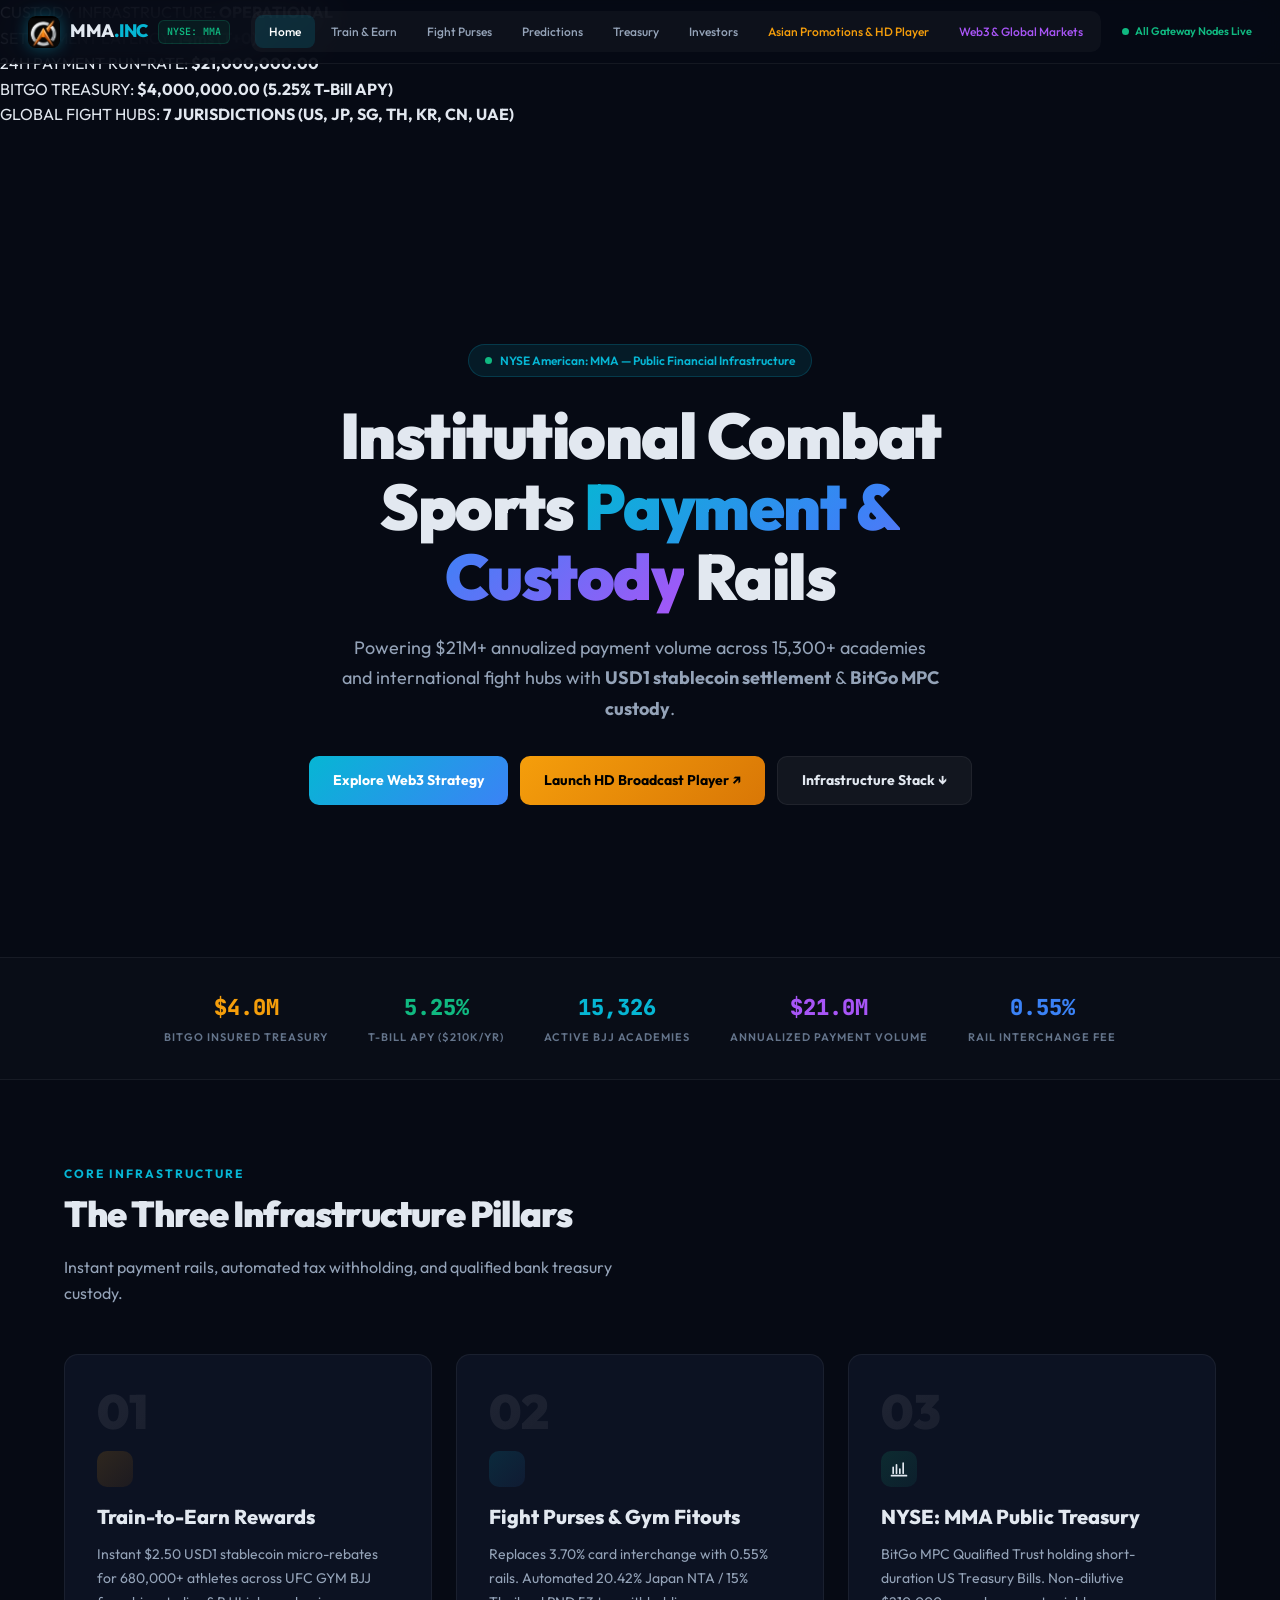
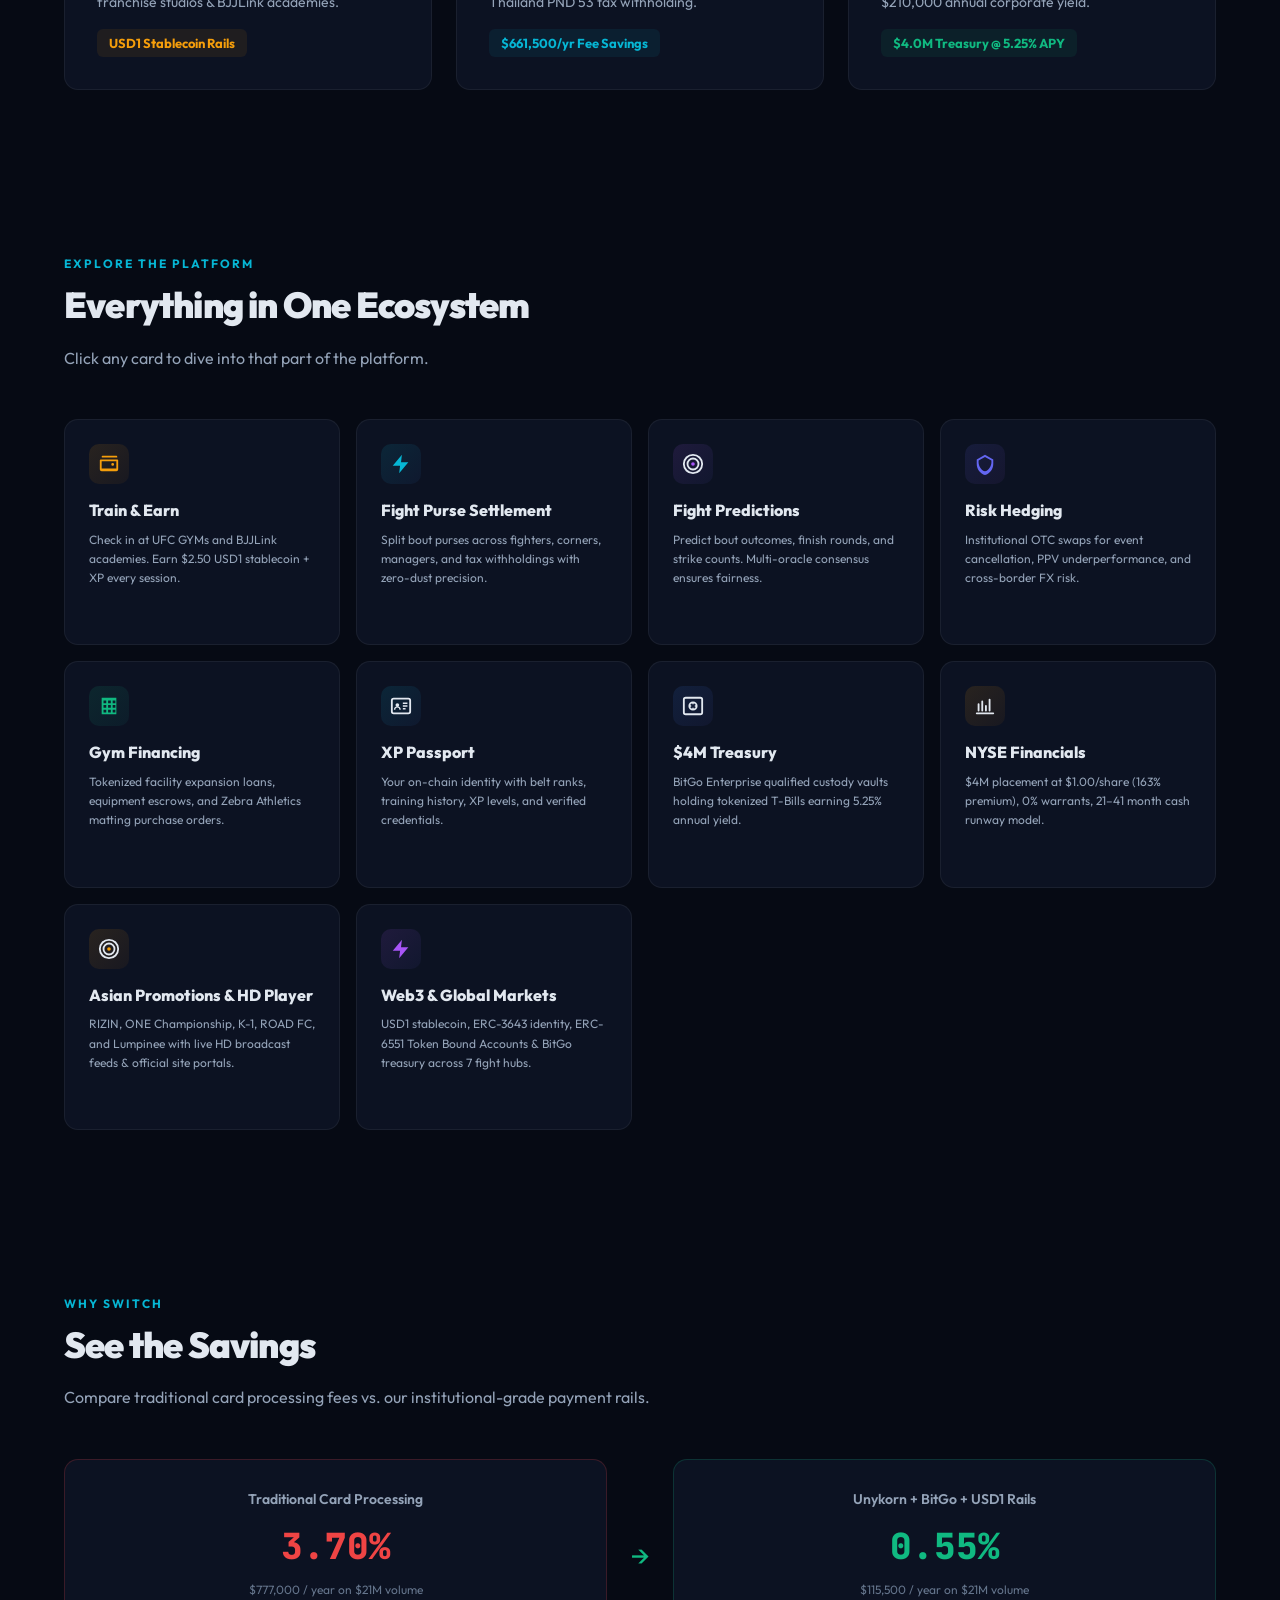
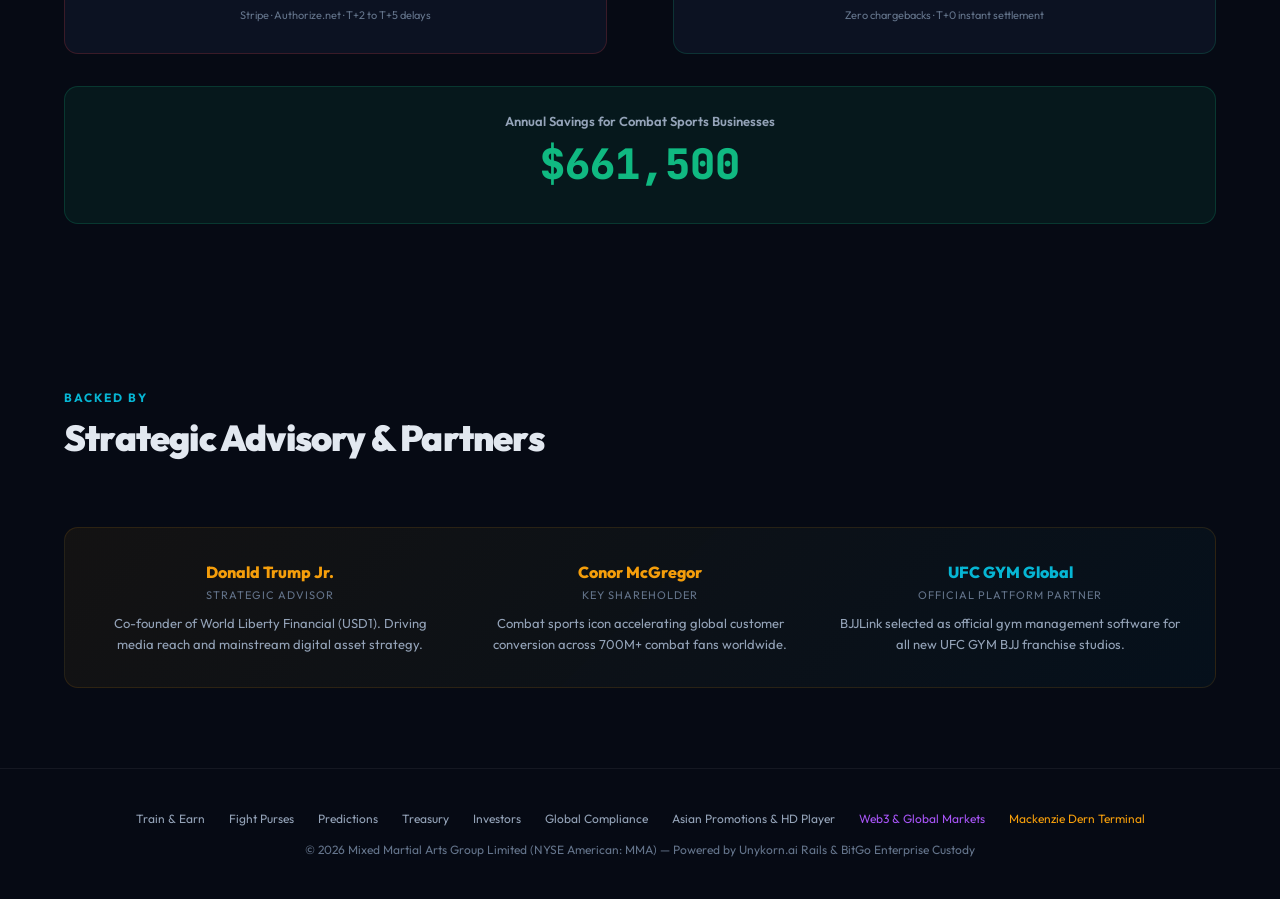
<file: web/index.html>
<!DOCTYPE html>
<html lang="en">
<head>
    <meta charset="UTF-8">
    <meta name="viewport" content="width=device-width, initial-scale=1.0">
    <title>MMA.INC — The Future of Combat Sports Finance | Powered by Unykorn.ai & BitGo</title>
    <meta name="description" content="MMA.INC (NYSE: MMA) powers the $21M+ global combat sports economy with instant fighter payments, gym rewards, and institutional-grade digital finance.">
    <link rel="icon" type="image/png" href="assets/gate_mark_reverted.png">
    <link rel="preconnect" href="https://fonts.googleapis.com">
    <link rel="preconnect" href="https://fonts.gstatic.com" crossorigin>
    <link href="https://fonts.googleapis.com/css2?family=Outfit:wght@300;400;500;600;700;800;900&family=JetBrains+Mono:wght@400;500;600;700&display=swap" rel="stylesheet">
    <style>
        /*  RESET & TOKENS  */
        *, *::before, *::after { box-sizing: border-box; margin: 0; padding: 0; }
        :root {
            --bg-deep: #060a14;
            --bg-card: #0c1222;
            --bg-card-hover: #111b30;
            --border: rgba(255,255,255,0.06);
            --border-glow: rgba(6,182,212,0.25);
            --text: #e2e8f0;
            --text-dim: #94a3b8;
            --text-faint: #64748b;
            --gold: #f59e0b; --gold-bg: rgba(245,158,11,0.08);
            --cyan: #06b6d4; --cyan-bg: rgba(6,182,212,0.08);
            --green: #10b981; --green-bg: rgba(16,185,129,0.08);
            --purple: #a855f7; --purple-bg: rgba(168,85,247,0.08);
            --blue: #3b82f6; --blue-bg: rgba(59,130,246,0.08);
            --indigo: #6366f1; --indigo-bg: rgba(99,102,241,0.08);
            --red: #ef4444;
            --teal: #14b8a6; --teal-bg: rgba(20,184,166,0.08);
            --radius: 14px;
            --nav-h: 64px;
        }
        html { scroll-behavior: smooth; }
        body {
            font-family: 'Outfit', system-ui, -apple-system, sans-serif;
            background: var(--bg-deep);
            color: var(--text);
            line-height: 1.6;
            overflow-x: hidden;
        }
        a { color: inherit; text-decoration: none; }

        /*  STICKY NAV  */
        .sticky-nav {
            position: fixed; top: 0; left: 0; right: 0; z-index: 100;
            height: var(--nav-h);
            background: rgba(6,10,20,0.88);
            backdrop-filter: blur(20px) saturate(1.8);
            border-bottom: 1px solid var(--border);
            display: flex; align-items: center; justify-content: space-between;
            padding: 0 28px;
            transition: box-shadow 0.3s ease;
        }
        .sticky-nav.scrolled { box-shadow: 0 4px 30px rgba(0,0,0,0.5); }
        .nav-brand {
            display: flex; align-items: center; gap: 10px;
        }
        .nav-brand img { height: 32px; width: 32px; border-radius: 8px; filter: drop-shadow(0 0 8px rgba(6,182,212,0.4)); }
        .nav-brand-text { font-weight: 800; font-size: 18px; letter-spacing: -0.3px; }
        .nav-brand-text span { color: var(--cyan); }
        .nav-ticker {
            font-family: 'JetBrains Mono', monospace;
            font-size: 10px; font-weight: 600;
            background: var(--green-bg); color: var(--green);
            padding: 3px 8px; border-radius: 6px;
            border: 1px solid rgba(16,185,129,0.2);
        }

        .nav-links {
            display: flex; gap: 2px; align-items: center;
            background: rgba(255,255,255,0.03); border-radius: 10px; padding: 4px;
        }
        .nav-links a {
            font-size: 12px; font-weight: 500; padding: 7px 14px;
            border-radius: 8px; color: var(--text-dim);
            transition: all 0.2s ease; white-space: nowrap;
        }
        .nav-links a:hover { color: var(--text); background: rgba(255,255,255,0.06); }
        .nav-links a.active { color: #fff; background: rgba(6,182,212,0.15); }

        .nav-cta {
            display: flex; align-items: center; gap: 10px;
        }
        .nav-status {
            display: flex; align-items: center; gap: 6px;
            font-size: 11px; color: var(--green); font-weight: 600;
        }
        .pulse { width: 7px; height: 7px; background: var(--green); border-radius: 50%; animation: pulse 2s infinite; }
        @keyframes pulse { 0%,100% { box-shadow: 0 0 0 0 rgba(16,185,129,0.5); } 50% { box-shadow: 0 0 0 6px rgba(16,185,129,0); } }

        /*  PAGE BODY  */
        .page-body { padding-top: var(--nav-h); }

        /*  HERO  */
        .hero {
            position: relative; min-height: 85vh;
            display: flex; align-items: center; justify-content: center;
            overflow: hidden;
        }
        .hero-video {
            position: absolute; inset: 0; width: 100%; height: 100%;
            object-fit: cover; opacity: 0.25; filter: blur(1px);
        }
        .hero-gradient {
            position: absolute; inset: 0;
            background: linear-gradient(180deg, rgba(6,10,20,0.3) 0%, rgba(6,10,20,0.85) 70%, var(--bg-deep) 100%);
        }
        .hero-content {
            position: relative; z-index: 2; text-align: center;
            max-width: 800px; padding: 40px 24px;
        }
        .hero-badge {
            display: inline-flex; align-items: center; gap: 8px;
            background: rgba(6,182,212,0.1); border: 1px solid rgba(6,182,212,0.2);
            padding: 6px 16px; border-radius: 50px;
            font-size: 12px; font-weight: 600; color: var(--cyan);
            margin-bottom: 24px;
        }
        .hero h1 {
            font-size: clamp(36px, 5.5vw, 64px); font-weight: 900;
            line-height: 1.1; letter-spacing: -1.5px;
            margin-bottom: 20px;
        }
        .hero h1 .grad {
            background: linear-gradient(135deg, var(--cyan), var(--blue), var(--purple));
            -webkit-background-clip: text; -webkit-text-fill-color: transparent;
        }
        .hero-sub {
            font-size: 18px; color: var(--text-dim); max-width: 600px;
            margin: 0 auto 32px; line-height: 1.7;
        }
        .hero-actions { display: flex; gap: 12px; justify-content: center; flex-wrap: wrap; }
        .btn {
            display: inline-flex; align-items: center; gap: 8px;
            padding: 12px 24px; border-radius: 10px; font-weight: 700;
            font-size: 14px; border: none; cursor: pointer;
            transition: all 0.25s ease;
        }
        .btn-primary { background: linear-gradient(135deg, var(--cyan), var(--blue)); color: #fff; }
        .btn-primary:hover { transform: translateY(-2px); box-shadow: 0 8px 24px rgba(6,182,212,0.3); }
        .btn-gold { background: linear-gradient(135deg, var(--gold), #d97706); color: #000; }
        .btn-gold:hover { transform: translateY(-2px); box-shadow: 0 8px 24px rgba(245,158,11,0.3); }
        .btn-ghost {
            background: rgba(255,255,255,0.05); color: var(--text);
            border: 1px solid var(--border);
        }
        .btn-ghost:hover { background: rgba(255,255,255,0.1); transform: translateY(-2px); }

        /*  TRUST BAR  */
        .trust-bar {
            display: flex; justify-content: center; gap: 40px; flex-wrap: wrap;
            padding: 32px 24px; border-top: 1px solid var(--border);
            border-bottom: 1px solid var(--border);
            background: rgba(255,255,255,0.01);
        }
        .trust-item {
            display: flex; flex-direction: column; align-items: center; gap: 4px;
        }
        .trust-val { font-size: 22px; font-weight: 800; font-family: 'JetBrains Mono', monospace; }
        .trust-label { font-size: 11px; color: var(--text-faint); text-transform: uppercase; letter-spacing: 1px; font-weight: 600; }

        /*  SECTIONS  */
        .section { padding: 80px 24px; max-width: 1200px; margin: 0 auto; }
        .section-label {
            font-size: 12px; font-weight: 700; text-transform: uppercase;
            letter-spacing: 2px; color: var(--cyan); margin-bottom: 8px;
        }
        .section-title { font-size: 36px; font-weight: 900; letter-spacing: -0.8px; margin-bottom: 12px; }
        .section-desc { font-size: 16px; color: var(--text-dim); max-width: 600px; margin-bottom: 48px; }

        /*  HOW IT WORKS  */
        .how-grid {
            display: grid; grid-template-columns: repeat(3, 1fr); gap: 24px;
        }
        .how-card {
            background: var(--bg-card); border: 1px solid var(--border);
            border-radius: var(--radius); padding: 32px;
            transition: all 0.3s ease; position: relative; overflow: hidden;
        }
        .how-card::before {
            content: ''; position: absolute; top: 0; left: 0; right: 0;
            height: 3px; border-radius: var(--radius) var(--radius) 0 0;
            transition: opacity 0.3s ease; opacity: 0;
        }
        .how-card:hover { transform: translateY(-4px); border-color: var(--border-glow); }
        .how-card:hover::before { opacity: 1; }
        .how-card:nth-child(1)::before { background: linear-gradient(90deg, var(--gold), #d97706); }
        .how-card:nth-child(2)::before { background: linear-gradient(90deg, var(--cyan), var(--blue)); }
        .how-card:nth-child(3)::before { background: linear-gradient(90deg, var(--green), var(--teal)); }
        .how-num {
            font-size: 48px; font-weight: 900; line-height: 1;
            background: linear-gradient(135deg, rgba(255,255,255,0.08), rgba(255,255,255,0.02));
            -webkit-background-clip: text; -webkit-text-fill-color: transparent;
            margin-bottom: 16px;
        }
        /* Liquid chrome icon system */
        .lc-icon {
            width: 36px; height: 36px; margin-bottom: 14px;
            border-radius: 10px;
            display: flex; align-items: center; justify-content: center;
        }
        .lc-icon svg { width: 20px; height: 20px; }
        .lc-icon.lc-gold { background: linear-gradient(135deg, rgba(245,158,11,0.15), rgba(217,119,6,0.08)); }
        .lc-icon.lc-gold svg { fill: url(#lcGoldGrad); }
        .lc-icon.lc-cyan { background: linear-gradient(135deg, rgba(6,182,212,0.15), rgba(59,130,246,0.08)); }
        .lc-icon.lc-cyan svg { fill: url(#lcCyanGrad); }
        .lc-icon.lc-green { background: linear-gradient(135deg, rgba(16,185,129,0.15), rgba(20,184,166,0.08)); }
        .lc-icon.lc-green svg { fill: url(#lcGreenGrad); }
        .lc-icon.lc-purple { background: linear-gradient(135deg, rgba(168,85,247,0.15), rgba(99,102,241,0.08)); }
        .lc-icon.lc-purple svg { fill: url(#lcPurpleGrad); }
        .lc-icon.lc-blue { background: linear-gradient(135deg, rgba(59,130,246,0.15), rgba(99,102,241,0.08)); }
        .lc-icon.lc-blue svg { fill: url(#lcBlueGrad); }
        .lc-icon.lc-indigo { background: linear-gradient(135deg, rgba(99,102,241,0.15), rgba(168,85,247,0.08)); }
        .lc-icon.lc-indigo svg { fill: url(#lcIndigoGrad); }
        .ec-icon-wrap {
            width: 40px; height: 40px; margin-bottom: 14px;
            border-radius: 10px;
            display: flex; align-items: center; justify-content: center;
        }
        .ec-icon-wrap svg { width: 22px; height: 22px; }
        .how-card h3 { font-size: 20px; font-weight: 800; margin-bottom: 10px; }
        .how-card p { font-size: 14px; color: var(--text-dim); line-height: 1.7; }
        .how-highlight {
            display: inline-block; margin-top: 14px;
            font-size: 13px; font-weight: 700; padding: 4px 12px;
            border-radius: 6px;
        }

        /*  EXPLORE GRID  */
        .explore-grid {
            display: grid; grid-template-columns: repeat(4, 1fr); gap: 16px;
        }
        .explore-card {
            background: var(--bg-card); border: 1px solid var(--border);
            border-radius: var(--radius); padding: 24px;
            transition: all 0.3s ease; cursor: pointer;
            display: flex; flex-direction: column; justify-content: space-between;
            min-height: 200px; position: relative; overflow: hidden;
        }
        .explore-card:hover { transform: translateY(-4px); }

        .explore-card h4 { font-size: 16px; font-weight: 800; margin-bottom: 6px; }
        .explore-card p { font-size: 12px; color: var(--text-dim); line-height: 1.6; flex-grow: 1; }
        .explore-card .ec-link {
            font-size: 12px; font-weight: 700; margin-top: 14px;
            display: flex; align-items: center; gap: 4px;
            opacity: 0; transform: translateX(-8px);
            transition: all 0.3s ease;
        }
        .explore-card:hover .ec-link { opacity: 1; transform: translateX(0); }

        .ec-gold:hover { border-color: var(--gold); background: var(--gold-bg); }
        .ec-gold .ec-link { color: var(--gold); }
        .ec-cyan:hover { border-color: var(--cyan); background: var(--cyan-bg); }
        .ec-cyan .ec-link { color: var(--cyan); }
        .ec-purple:hover { border-color: var(--purple); background: var(--purple-bg); }
        .ec-purple .ec-link { color: var(--purple); }
        .ec-indigo:hover { border-color: var(--indigo); background: var(--indigo-bg); }
        .ec-indigo .ec-link { color: var(--indigo); }
        .ec-green:hover { border-color: var(--green); background: var(--green-bg); }
        .ec-green .ec-link { color: var(--green); }
        .ec-blue:hover { border-color: var(--blue); background: var(--blue-bg); }
        .ec-blue .ec-link { color: var(--blue); }
        .ec-teal:hover { border-color: var(--teal); background: var(--teal-bg); }
        .ec-teal .ec-link { color: var(--teal); }

        /*  ADVISORY BANNER  */
        .advisory-strip {
            background: linear-gradient(135deg, rgba(245,158,11,0.06), rgba(6,182,212,0.04));
            border: 1px solid rgba(245,158,11,0.12);
            border-radius: var(--radius); padding: 32px;
            display: grid; grid-template-columns: repeat(3, 1fr); gap: 24px;
            margin-top: 60px;
        }
        .adv-person { text-align: center; }
        .adv-person h4 { font-size: 16px; font-weight: 800; color: var(--gold); }
        .adv-person .adv-role { font-size: 11px; color: var(--text-faint); text-transform: uppercase; letter-spacing: 1px; margin-top: 2px; }
        .adv-person p { font-size: 13px; color: var(--text-dim); margin-top: 8px; }

        /*  SAVINGS SECTION  */
        .savings-visual {
            display: grid; grid-template-columns: 1fr auto 1fr; gap: 24px; align-items: center;
            margin-top: 40px;
        }
        .sv-box {
            background: var(--bg-card); border: 1px solid var(--border);
            border-radius: var(--radius); padding: 28px; text-align: center;
        }
        .sv-box h4 { font-size: 14px; font-weight: 600; color: var(--text-dim); margin-bottom: 8px; }
        .sv-rate { font-size: 36px; font-weight: 900; font-family: 'JetBrains Mono', monospace; }
        .sv-sub { font-size: 12px; color: var(--text-faint); margin-top: 4px; }
        .sv-arrow { font-size: 28px; color: var(--green); animation: arrowBounce 1.5s infinite; }
        @keyframes arrowBounce { 0%,100% { transform: translateX(0); } 50% { transform: translateX(6px); } }

        .savings-result {
            text-align: center; margin-top: 32px;
            background: var(--green-bg); border: 1px solid rgba(16,185,129,0.2);
            border-radius: var(--radius); padding: 24px;
        }
        .savings-result .sr-label { font-size: 13px; font-weight: 600; color: var(--text-dim); }
        .savings-result .sr-val {
            font-size: 42px; font-weight: 900; color: var(--green);
            font-family: 'JetBrains Mono', monospace;
        }

        /*  FOOTER  */
        .site-footer {
            border-top: 1px solid var(--border);
            padding: 40px 24px; text-align: center;
            font-size: 12px; color: var(--text-faint);
        }
        .footer-links { display: flex; gap: 24px; justify-content: center; margin-bottom: 12px; }
        .footer-links a { color: var(--text-dim); transition: color 0.2s; }
        .footer-links a:hover { color: var(--cyan); }

        /*  RESPONSIVE  */
        @media (max-width: 900px) {
            .how-grid, .explore-grid { grid-template-columns: repeat(2, 1fr); }
            .advisory-strip { grid-template-columns: 1fr; }
            .savings-visual { grid-template-columns: 1fr; }
            .sv-arrow { transform: rotate(90deg); justify-self: center; }
            .nav-links { display: none; }
        }
        @media (max-width: 600px) {
            .how-grid, .explore-grid { grid-template-columns: 1fr; }
            .trust-bar { gap: 20px; }
        }
    </style>
</head>
<body>

    <!--  INFRASTRUCTURE TELEMETRY BAR  -->
    <div class="infra-status-bar">
        <div class="infra-status-container">
            <div class="infra-chip"><span class="pulse"></span> CUSTODY INFRASTRUCTURE: <strong>OPERATIONAL</strong></div>
            <div class="infra-chip">SETTLEMENT LATENCY: <strong>14ms (T+0)</strong></div>
            <div class="infra-chip">24H PAYMENT RUN-RATE: <strong>$21,000,000.00</strong></div>
            <div class="infra-chip">BITGO TREASURY: <strong>$4,000,000.00 (5.25% T-Bill APY)</strong></div>
            <div class="infra-chip">GLOBAL FIGHT HUBS: <strong>7 JURISDICTIONS (US, JP, SG, TH, KR, CN, UAE)</strong></div>
        </div>
    </div>

    <!--  STICKY NAVIGATION  -->
    <nav class="sticky-nav" id="stickyNav">
        <div class="nav-brand">
            <a href="index.html" style="display:flex;align-items:center;gap:10px;">
                <img src="assets/gate_mark_reverted.png" alt="Unykorn Logo">
                <span class="nav-brand-text">MMA<span>.INC</span></span>
            </a>
            <span class="nav-ticker">NYSE: MMA</span>
        </div>

        <div class="nav-links">
            <a href="index.html" class="active">Home</a>
            <a href="train-to-earn.html">Train & Earn</a>
            <a href="purses.html">Fight Purses</a>
            <a href="prediction-markets.html">Predictions</a>
            <a href="treasury.html">Treasury</a>
            <a href="investors.html">Investors</a>
            <a href="asian-promotions.html" style="color:var(--gold);">Asian Promotions & HD Player</a>
            <a href="web3-global-markets.html" style="color:var(--purple);">Web3 & Global Markets</a>
        </div>

        <div class="nav-cta">
            <div class="nav-status"><span class="pulse"></span> All Gateway Nodes Live</div>
        </div>
    </nav>

    <div class="page-body">

        <!--  HERO  -->
        <section class="hero">
            <video autoplay loop muted playsinline class="hero-video">
                <source src="assets/generate_a_real_mma_fight_for.mp4" type="video/mp4">
            </video>
            <div class="hero-gradient"></div>
            <div class="hero-content">
                <div class="hero-badge">
                    <span class="pulse"></span>
                    NYSE American: MMA — Public Financial Infrastructure
                </div>
                <h1>Institutional Combat Sports <span class="grad">Payment & Custody</span> Rails</h1>
                <p class="hero-sub">
                    Powering $21M+ annualized payment volume across 15,300+ academies and international fight hubs with <strong>USD1 stablecoin settlement</strong> & <strong>BitGo MPC custody</strong>.
                </p>
                <div class="hero-actions">
                    <a href="web3-global-markets.html" class="btn btn-primary">Explore Web3 Strategy</a>
                    <a href="asian-promotions.html" class="btn btn-gold">Launch HD Broadcast Player ↗</a>
                    <a href="#how-it-works" class="btn btn-ghost">Infrastructure Stack ↓</a>
                </div>
            </div>
        </section>

        <!--  TRUST BAR  -->
        <div class="trust-bar">
            <div class="trust-item">
                <span class="trust-val" style="color:var(--gold);">$4.0M</span>
                <span class="trust-label">BitGo Insured Treasury</span>
            </div>
            <div class="trust-item">
                <span class="trust-val" style="color:var(--green);">5.25%</span>
                <span class="trust-label">T-Bill APY ($210k/yr)</span>
            </div>
            <div class="trust-item">
                <span class="trust-val" style="color:var(--cyan);">15,326</span>
                <span class="trust-label">Active BJJ Academies</span>
            </div>
            <div class="trust-item">
                <span class="trust-val" style="color:var(--purple);">$21.0M</span>
                <span class="trust-label">Annualized Payment Volume</span>
            </div>
            <div class="trust-item">
                <span class="trust-val" style="color:var(--blue);">0.55%</span>
                <span class="trust-label">Rail Interchange Fee</span>
            </div>
        </div>

        <!--  HOW IT WORKS  -->
        <section class="section" id="how-it-works">
            <span class="section-label">Core Infrastructure</span>
            <h2 class="section-title">The Three Infrastructure Pillars</h2>
            <p class="section-desc">Instant payment rails, automated tax withholding, and qualified bank treasury custody.</p>

            <div class="how-grid">
                <div class="how-card">
                    <div class="how-num">01</div>
                    <div class="lc-icon lc-gold"><svg viewBox="0 0 24 24"><use href="#ico-wallet"/></svg></div>
                    <h3>Train-to-Earn Rewards</h3>
                    <p>
                        Instant $2.50 USD1 stablecoin micro-rebates for 680,000+ athletes across UFC GYM BJJ franchise studios & BJJLink academies.
                    </p>
                    <span class="how-highlight" style="background:var(--gold-bg);color:var(--gold);">USD1 Stablecoin Rails</span>
                </div>

                <div class="how-card">
                    <div class="how-num">02</div>
                    <div class="lc-icon lc-cyan"><svg viewBox="0 0 24 24"><use href="#ico-building"/></svg></div>
                    <h3>Fight Purses & Gym Fitouts</h3>
                    <p>
                        Replaces 3.70% card interchange with 0.55% rails. Automated 20.42% Japan NTA / 15% Thailand PND 53 tax withholding.
                    </p>
                    <span class="how-highlight" style="background:var(--cyan-bg);color:var(--cyan);">$661,500/yr Fee Savings</span>
                </div>

                <div class="how-card">
                    <div class="how-num">03</div>
                    <div class="lc-icon lc-green"><svg viewBox="0 0 24 24"><use href="#ico-chart"/></svg></div>
                    <h3>NYSE: MMA Public Treasury</h3>
                    <p>
                        BitGo MPC Qualified Trust holding short-duration US Treasury Bills. Non-dilutive $210,000 annual corporate yield.
                    </p>
                    <span class="how-highlight" style="background:var(--green-bg);color:var(--green);">$4.0M Treasury @ 5.25% APY</span>
                </div>
            </div>
        </section>


        <!--  EXPLORE PLATFORM  -->
        <section class="section">
            <span class="section-label">Explore the Platform</span>
            <h2 class="section-title">Everything in One Ecosystem</h2>
            <p class="section-desc">Click any card to dive into that part of the platform.</p>

            <div class="explore-grid">
                <a href="train-to-earn.html" class="explore-card ec-gold">
                    <div>
                        <div class="ec-icon-wrap" style="background:linear-gradient(135deg,rgba(245,158,11,0.12),rgba(217,119,6,0.06));"><svg viewBox="0 0 24 24" style="fill:var(--gold);"><use href="#ico-wallet"/></svg></div>
                        <h4>Train & Earn</h4>
                        <p>Check in at UFC GYMs and BJJLink academies. Earn $2.50 USD1 stablecoin + XP every session.</p>
                    </div>
                    <div class="ec-link">Try the Simulator →</div>
                </a>

                <a href="purses.html" class="explore-card ec-cyan">
                    <div>
                        <div class="ec-icon-wrap" style="background:linear-gradient(135deg,rgba(6,182,212,0.12),rgba(59,130,246,0.06));"><svg viewBox="0 0 24 24" style="fill:var(--cyan);"><use href="#ico-bolt"/></svg></div>
                        <h4>Fight Purse Settlement</h4>
                        <p>Split bout purses across fighters, corners, managers, and tax withholdings with zero-dust precision.</p>
                    </div>
                    <div class="ec-link">Settle a Purse →</div>
                </a>

                <a href="prediction-markets.html" class="explore-card ec-purple">
                    <div>
                        <div class="ec-icon-wrap" style="background:linear-gradient(135deg,rgba(168,85,247,0.12),rgba(99,102,241,0.06));"><svg viewBox="0 0 24 24" style="fill:var(--purple);"><use href="#ico-target"/></svg></div>
                        <h4>Fight Predictions</h4>
                        <p>Predict bout outcomes, finish rounds, and strike counts. Multi-oracle consensus ensures fairness.</p>
                    </div>
                    <div class="ec-link">Make a Pick →</div>
                </a>

                <a href="institutional-hedging.html" class="explore-card ec-indigo">
                    <div>
                        <div class="ec-icon-wrap" style="background:linear-gradient(135deg,rgba(99,102,241,0.12),rgba(168,85,247,0.06));"><svg viewBox="0 0 24 24" style="fill:var(--indigo);"><use href="#ico-shield"/></svg></div>
                        <h4>Risk Hedging</h4>
                        <p>Institutional OTC swaps for event cancellation, PPV underperformance, and cross-border FX risk.</p>
                    </div>
                    <div class="ec-link">View OTC Desk →</div>
                </a>

                <a href="rwa-financing.html" class="explore-card ec-green">
                    <div>
                        <div class="ec-icon-wrap" style="background:linear-gradient(135deg,rgba(16,185,129,0.12),rgba(20,184,166,0.06));"><svg viewBox="0 0 24 24" style="fill:var(--green);"><use href="#ico-building"/></svg></div>
                        <h4>Gym Financing</h4>
                        <p>Tokenized facility expansion loans, equipment escrows, and Zebra Athletics matting purchase orders.</p>
                    </div>
                    <div class="ec-link">View Escrows →</div>
                </a>

                <a href="xp-passport.html" class="explore-card ec-cyan">
                    <div>
                        <div class="ec-icon-wrap" style="background:linear-gradient(135deg,rgba(6,182,212,0.12),rgba(59,130,246,0.06));"><svg viewBox="0 0 24 24" style="fill:var(--cyan);"><use href="#ico-id"/></svg></div>
                        <h4>XP Passport</h4>
                        <p>Your on-chain identity with belt ranks, training history, XP levels, and verified credentials.</p>
                    </div>
                    <div class="ec-link">View Registry →</div>
                </a>

                <a href="treasury.html" class="explore-card ec-blue">
                    <div>
                        <div class="ec-icon-wrap" style="background:linear-gradient(135deg,rgba(59,130,246,0.12),rgba(99,102,241,0.06));"><svg viewBox="0 0 24 24" style="fill:var(--blue);"><use href="#ico-vault"/></svg></div>
                        <h4>$4M Treasury</h4>
                        <p>BitGo Enterprise qualified custody vaults holding tokenized T-Bills earning 5.25% annual yield.</p>
                    </div>
                    <div class="ec-link">Open Treasury →</div>
                </a>

                <a href="investors.html" class="explore-card ec-gold">
                    <div>
                        <div class="ec-icon-wrap" style="background:linear-gradient(135deg,rgba(245,158,11,0.12),rgba(217,119,6,0.06));"><svg viewBox="0 0 24 24" style="fill:var(--gold);"><use href="#ico-chart"/></svg></div>
                        <h4>NYSE Financials</h4>
                        <p>$4M placement at $1.00/share (163% premium), 0% warrants, 21–41 month cash runway model.</p>
                    </div>
                <a href="asian-promotions.html" class="explore-card ec-gold">
                    <div>
                        <div class="ec-icon-wrap" style="background:linear-gradient(135deg,rgba(245,158,11,0.12),rgba(217,119,6,0.06));"><svg viewBox="0 0 24 24" style="fill:var(--gold);"><use href="#ico-target"/></svg></div>
                        <h4>Asian Promotions & HD Player</h4>
                        <p>RIZIN, ONE Championship, K-1, ROAD FC, and Lumpinee with live HD broadcast feeds & official site portals.</p>
                    </div>
                <a href="web3-global-markets.html" class="explore-card ec-purple">
                    <div>
                        <div class="ec-icon-wrap" style="background:linear-gradient(135deg,rgba(168,85,247,0.12),rgba(99,102,241,0.06));"><svg viewBox="0 0 24 24" style="fill:var(--purple);"><use href="#ico-bolt"/></svg></div>
                        <h4>Web3 & Global Markets</h4>
                        <p>USD1 stablecoin, ERC-3643 identity, ERC-6551 Token Bound Accounts & BitGo treasury across 7 fight hubs.</p>
                    </div>
                    <div class="ec-link">Explore Web3 Strategy →</div>
                </a>
            </div>
        </section>

        <!--  COST SAVINGS VISUAL  -->
        <section class="section">
            <span class="section-label">Why Switch</span>
            <h2 class="section-title">See the Savings</h2>
            <p class="section-desc">Compare traditional card processing fees vs. our institutional-grade payment rails.</p>

            <div class="savings-visual">
                <div class="sv-box" style="border-color:rgba(239,68,68,0.2);">
                    <h4>Traditional Card Processing</h4>
                    <div class="sv-rate" style="color:var(--red);">3.70%</div>
                    <div class="sv-sub">$777,000 / year on $21M volume</div>
                    <div style="font-size:11px;color:var(--text-faint);margin-top:8px;">Stripe · Authorize.net · T+2 to T+5 delays</div>
                </div>
                <div class="sv-arrow">→</div>
                <div class="sv-box" style="border-color:rgba(16,185,129,0.2);">
                    <h4>Unykorn + BitGo + USD1 Rails</h4>
                    <div class="sv-rate" style="color:var(--green);">0.55%</div>
                    <div class="sv-sub">$115,500 / year on $21M volume</div>
                    <div style="font-size:11px;color:var(--text-faint);margin-top:8px;">Zero chargebacks · T+0 instant settlement</div>
                </div>
            </div>
            <div class="savings-result">
                <div class="sr-label">Annual Savings for Combat Sports Businesses</div>
                <div class="sr-val">$661,500</div>
            </div>
        </section>

        <!--  ADVISORY  -->
        <section class="section">
            <span class="section-label">Backed By</span>
            <h2 class="section-title">Strategic Advisory & Partners</h2>

            <div class="advisory-strip">
                <div class="adv-person">
                    <h4>Donald Trump Jr.</h4>
                    <div class="adv-role">Strategic Advisor</div>
                    <p>Co-founder of World Liberty Financial (USD1). Driving media reach and mainstream digital asset strategy.</p>
                </div>
                <div class="adv-person">
                    <h4>Conor McGregor</h4>
                    <div class="adv-role">Key Shareholder</div>
                    <p>Combat sports icon accelerating global customer conversion across 700M+ combat fans worldwide.</p>
                </div>
                <div class="adv-person">
                    <h4 style="color:var(--cyan);">UFC GYM Global</h4>
                    <div class="adv-role">Official Platform Partner</div>
                    <p>BJJLink selected as official gym management software for all new UFC GYM BJJ franchise studios.</p>
                </div>
            </div>
        </section>

        <!--  FOOTER  -->
        <footer class="site-footer">
            <div class="footer-links">
                <a href="train-to-earn.html">Train & Earn</a>
                <a href="purses.html">Fight Purses</a>
                <a href="prediction-markets.html">Predictions</a>
                <a href="treasury.html">Treasury</a>
                <a href="investors.html">Investors</a>
                <a href="compliance.html">Global Compliance</a>
                <a href="asian-promotions.html">Asian Promotions & HD Player</a>
                <a href="web3-global-markets.html" style="color:var(--purple);">Web3 & Global Markets</a>
                <a href="mackenzie-dern-portal.html" style="color:var(--gold);">Mackenzie Dern Terminal</a>
            </div>

            <p>© 2026 Mixed Martial Arts Group Limited (NYSE American: MMA) — Powered by Unykorn.ai Rails & BitGo Enterprise Custody</p>
        </footer>



    </div>

    <!-- Liquid Chrome SVG Icon Definitions (hidden) -->
    <svg xmlns="http://www.w3.org/2000/svg" style="display:none;">
        <defs>
            <linearGradient id="lcGoldGrad" x1="0" y1="0" x2="1" y2="1"><stop offset="0%" stop-color="#f59e0b"/><stop offset="100%" stop-color="#d97706"/></linearGradient>
            <linearGradient id="lcCyanGrad" x1="0" y1="0" x2="1" y2="1"><stop offset="0%" stop-color="#06b6d4"/><stop offset="100%" stop-color="#3b82f6"/></linearGradient>
            <linearGradient id="lcGreenGrad" x1="0" y1="0" x2="1" y2="1"><stop offset="0%" stop-color="#10b981"/><stop offset="100%" stop-color="#14b8a6"/></linearGradient>
            <linearGradient id="lcPurpleGrad" x1="0" y1="0" x2="1" y2="1"><stop offset="0%" stop-color="#a855f7"/><stop offset="100%" stop-color="#6366f1"/></linearGradient>
            <linearGradient id="lcBlueGrad" x1="0" y1="0" x2="1" y2="1"><stop offset="0%" stop-color="#3b82f6"/><stop offset="100%" stop-color="#6366f1"/></linearGradient>
            <linearGradient id="lcIndigoGrad" x1="0" y1="0" x2="1" y2="1"><stop offset="0%" stop-color="#6366f1"/><stop offset="100%" stop-color="#a855f7"/></linearGradient>
        </defs>
        <!-- Wallet -->
        <symbol id="ico-wallet" viewBox="0 0 24 24"><path d="M21 7H3a1 1 0 0 0-1 1v10a2 2 0 0 0 2 2h16a2 2 0 0 0 2-2V8a1 1 0 0 0-1-1Zm-1 10H4V9h16v8Zm0-12H5a1 1 0 0 1 0-2h15a1 1 0 0 1 1 1v1ZM16 14a1.5 1.5 0 1 0 0-3 1.5 1.5 0 0 0 0 3Z"/></symbol>
        <!-- Bolt -->
        <symbol id="ico-bolt" viewBox="0 0 24 24"><path d="M13 2 3 14h8l-1 8 10-12h-8l1-8Z"/></symbol>
        <!-- Target -->
        <symbol id="ico-target" viewBox="0 0 24 24"><circle cx="12" cy="12" r="10" fill="none" stroke="currentColor" stroke-width="2"/><circle cx="12" cy="12" r="6" fill="none" stroke="currentColor" stroke-width="2"/><circle cx="12" cy="12" r="2"/></symbol>
        <!-- Shield -->
        <symbol id="ico-shield" viewBox="0 0 24 24"><path d="M12 2L3 7v5c0 5.55 3.84 10.74 9 12 5.16-1.26 9-6.45 9-12V7l-9-5Zm0 18c-3.75-1.14-7-5.3-7-10V8.3l7-3.89 7 3.89V10c0 4.7-3.25 8.86-7 10Z"/></symbol>
        <!-- Building -->
        <symbol id="ico-building" viewBox="0 0 24 24"><path d="M4 21V3h16v18H4Zm2-2h3v-3H6v3Zm0-5h3v-3H6v3Zm0-5h3V6H6v3Zm5 10h3v-3h-3v3Zm0-5h3v-3h-3v3Zm0-5h3V6h-3v3Zm5 10h3v-3h-3v3Zm0-5h3v-3h-3v3Zm0-5h3V6h-3v3Z"/></symbol>
        <!-- ID Card -->
        <symbol id="ico-id" viewBox="0 0 24 24"><rect x="2" y="4" width="20" height="16" rx="2" fill="none" stroke="currentColor" stroke-width="2"/><circle cx="8" cy="11" r="2" fill="currentColor"/><path d="M5 16c0-1.5 1.34-3 3-3s3 1.5 3 3" fill="none" stroke="currentColor" stroke-width="1.5"/><line x1="14" y1="9" x2="19" y2="9" stroke="currentColor" stroke-width="1.5"/><line x1="14" y1="12" x2="19" y2="12" stroke="currentColor" stroke-width="1.5"/><line x1="14" y1="15" x2="17" y2="15" stroke="currentColor" stroke-width="1.5"/></symbol>
        <!-- Vault -->
        <symbol id="ico-vault" viewBox="0 0 24 24"><rect x="2" y="3" width="20" height="18" rx="2" fill="none" stroke="currentColor" stroke-width="2"/><circle cx="12" cy="12" r="4" fill="none" stroke="currentColor" stroke-width="2"/><line x1="12" y1="8" x2="12" y2="10" stroke="currentColor" stroke-width="1.5"/><line x1="12" y1="14" x2="12" y2="16" stroke="currentColor" stroke-width="1.5"/><line x1="8" y1="12" x2="10" y2="12" stroke="currentColor" stroke-width="1.5"/><line x1="14" y1="12" x2="16" y2="12" stroke="currentColor" stroke-width="1.5"/></symbol>
        <!-- Chart -->
        <symbol id="ico-chart" viewBox="0 0 24 24"><path d="M3 20h18M5 17V10m4 7V7m4 10V12m4 5V5" stroke="currentColor" stroke-width="2" stroke-linecap="round" fill="none"/></symbol>
    </svg>

    <script>
        // Sticky nav scroll effect
        const nav = document.getElementById('stickyNav');
        window.addEventListener('scroll', () => {
            nav.classList.toggle('scrolled', window.scrollY > 20);
        });
    </script>
</body>
</html>
</file>
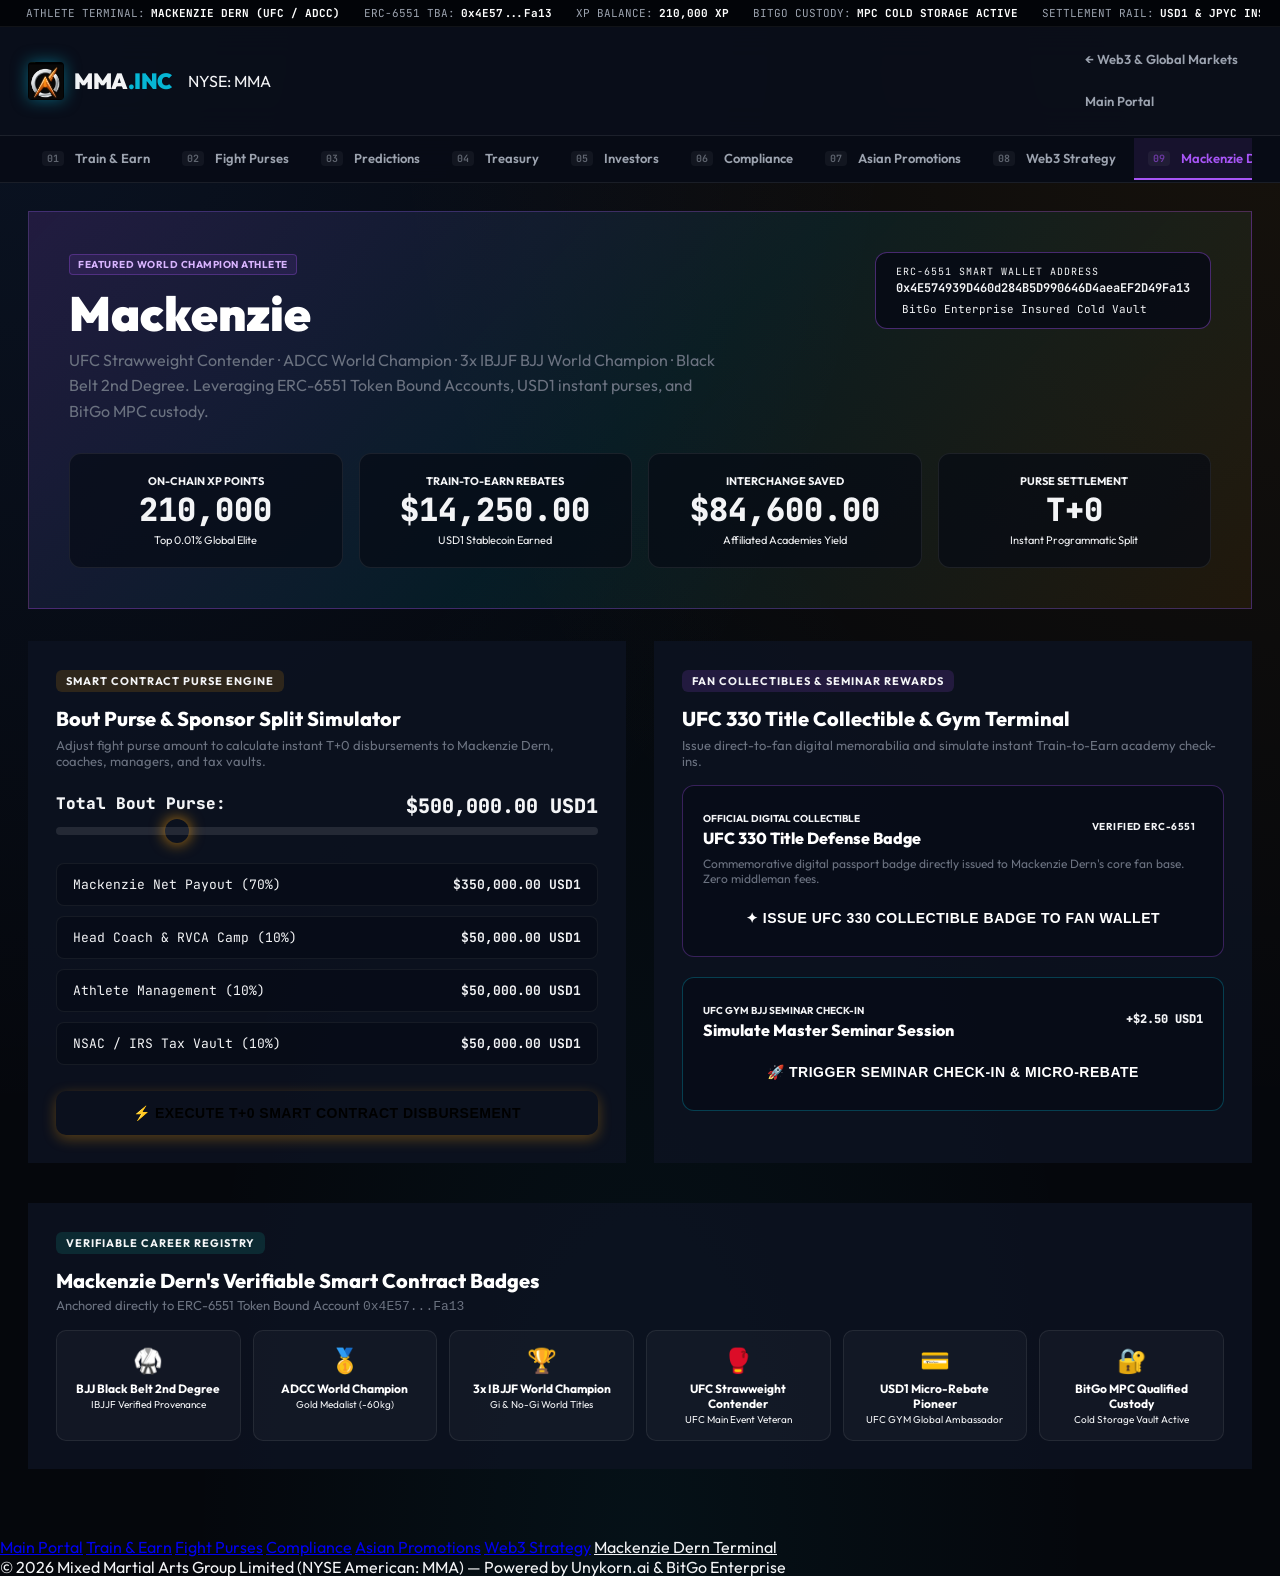
<file: web/mackenzie-dern-portal.html>
<!DOCTYPE html>
<html lang="en">
<head>
    <meta charset="UTF-8">
    <meta name="viewport" content="width=device-width, initial-scale=1.0">
    <title>Mackenzie Dern — Athlete Web3 & Purse Infrastructure Terminal | mma.unykorn.ai</title>
    <meta name="description" content="Dedicated Web3 & Purse Infrastructure Terminal for UFC Champion Contender & ADCC World Champion Mackenzie Dern. Powered by ERC-6551 Token Bound Accounts, USD1 rails & BitGo MPC custody.">
    <link rel="icon" type="image/png" href="assets/gate_mark_reverted.png">
    <link rel="preconnect" href="https://fonts.googleapis.com">
    <link rel="preconnect" href="https://fonts.gstatic.com" crossorigin>
    <link href="https://fonts.googleapis.com/css2?family=Outfit:wght@300;400;500;600;700;800;900&family=JetBrains+Mono:wght@400;500;600;700&display=swap" rel="stylesheet">
    <link rel="stylesheet" href="styles.css">
    <style>
        .athlete-hero {
            position: relative;
            background: linear-gradient(135deg, rgba(168,85,247,0.15) 0%, rgba(6,182,212,0.1) 50%, rgba(245,158,11,0.08) 100%);
            border: 1px solid rgba(168,85,247,0.3);
            border-radius: var(--radius);
            padding: 40px;
            margin-bottom: 32px;
            overflow: hidden;
        }
        .athlete-header-row {
            display: flex; justify-content: space-between; align-items: flex-start; flex-wrap: wrap; gap: 24px;
        }
        .athlete-title-box h1 {
            font-size: clamp(32px, 4vw, 48px); font-weight: 900; color: #fff; line-height: 1.1; margin-bottom: 8px;
        }
        .athlete-title-box h1 .grad {
            background: linear-gradient(135deg, var(--purple), var(--cyan), var(--gold));
            -webkit-background-clip: text; -webkit-text-fill-color: transparent;
        }
        .athlete-subtitle { font-size: 16px; color: var(--text-dim); max-width: 650px; line-height: 1.6; }
        
        .tba-chip {
            background: rgba(6,10,20,0.85); border: 1px solid rgba(168,85,247,0.4);
            padding: 12px 20px; border-radius: 12px; font-family: 'JetBrains Mono', monospace; font-size: 12px;
        }

        .stats-strip {
            display: grid; grid-template-columns: repeat(auto-fit, minmax(200px, 1fr)); gap: 16px; margin-top: 28px;
        }
        .stat-card-glow {
            background: rgba(6,10,20,0.7); border: 1px solid rgba(255,255,255,0.08);
            border-radius: 12px; padding: 20px; text-align: center; transition: all 0.3s ease;
        }
        .stat-card-glow:hover { transform: translateY(-3px); border-color: var(--purple); box-shadow: 0 10px 30px rgba(168,85,247,0.2); }
        .stat-val-huge { font-size: 32px; font-weight: 900; font-family: 'JetBrains Mono', monospace; }

        /* Interactive Grid Layout */
        .interactive-grid {
            display: grid; grid-template-columns: 1fr 1fr; gap: 28px; margin-bottom: 40px;
        }
        @media (max-width: 960px) { .interactive-grid { grid-template-columns: 1fr; } }

        .terminal-panel {
            background: var(--bg-card); border: 1px solid var(--border); border-radius: var(--radius);
            padding: 28px; position: relative; overflow: hidden;
        }
        .panel-tag {
            font-size: 11px; font-weight: 700; text-transform: uppercase; letter-spacing: 1px;
            padding: 4px 10px; border-radius: 6px; display: inline-block; margin-bottom: 14px;
        }

        .purse-slider-container { margin: 24px 0; }
        .purse-slider {
            width: 100%; height: 8px; border-radius: 4px; background: rgba(255,255,255,0.1);
            outline: none; -webkit-appearance: none; cursor: pointer;
        }
        .purse-slider::-webkit-slider-thumb {
            -webkit-appearance: none; appearance: none; width: 24px; height: 24px; border-radius: 50%;
            background: var(--gold); cursor: pointer; box-shadow: 0 0 15px rgba(245,158,11,0.8);
        }

        .split-row {
            display: flex; justify-content: space-between; align-items: center; padding: 12px 16px;
            background: rgba(6,10,20,0.6); border: 1px solid rgba(255,255,255,0.06); border-radius: 8px; margin-bottom: 10px;
            font-family: 'JetBrains Mono', monospace; font-size: 13px;
        }

        .badge-grid {
            display: grid; grid-template-columns: repeat(auto-fill, minmax(180px, 1fr)); gap: 12px; margin-top: 16px;
        }
        .badge-item {
            background: rgba(255,255,255,0.03); border: 1px solid rgba(255,255,255,0.08); border-radius: 10px;
            padding: 14px; text-align: center; transition: all 0.25s ease;
        }
        .badge-item:hover { border-color: var(--gold); background: rgba(245,158,11,0.06); }
        .badge-icon { font-size: 24px; margin-bottom: 6px; }
        .badge-title { font-size: 12px; font-weight: 700; color: #fff; }
        .badge-sub { font-size: 10px; color: var(--text-faint); margin-top: 2px; }

        .btn-action {
            width: 100%; padding: 14px; border-radius: 10px; font-weight: 800; font-size: 14px;
            border: none; cursor: pointer; transition: all 0.25s ease; text-transform: uppercase; letter-spacing: 0.5px;
        }
        .btn-purple { background: linear-gradient(135deg, var(--purple), var(--indigo)); color: #fff; }
        .btn-purple:hover { transform: translateY(-2px); box-shadow: 0 8px 24px rgba(168,85,247,0.4); }
        .btn-gold { background: linear-gradient(135deg, var(--gold), #d97706); color: #000; }
        .btn-gold:hover { transform: translateY(-2px); box-shadow: 0 8px 24px rgba(245,158,11,0.4); }
    </style>
</head>
<body>

    <!--  INFRASTRUCTURE TELEMETRY BAR  -->
    <div class="infra-status-bar">
        <div class="infra-status-container">
            <div class="infra-chip"><span class="pulse"></span> ATHLETE TERMINAL: <strong>MACKENZIE DERN (UFC / ADCC)</strong></div>
            <div class="infra-chip">ERC-6551 TBA: <strong>0x4E57...Fa13</strong></div>
            <div class="infra-chip">XP BALANCE: <strong id="topXpVal">210,000 XP</strong></div>
            <div class="infra-chip">BITGO CUSTODY: <strong>MPC COLD STORAGE ACTIVE</strong></div>
            <div class="infra-chip">SETTLEMENT RAIL: <strong>USD1 & JPYC INSTANT T+0</strong></div>
        </div>
    </div>

    <div class="app-layout">
        <!-- TOP NAVIGATION -->
        <nav class="top-nav">
            <div class="brand-group">
                <a href="index.html" class="logo-box">
                    <img src="assets/gate_mark_reverted.png" alt="Unykorn Logo" class="logo-img">
                    <span class="logo-text">MMA<span class="highlight">.INC</span></span>
                </a>
                <span class="nav-ticker">NYSE: MMA</span>
            </div>

            <div class="nav-right">
                <a href="web3-global-markets.html" class="nav-link">← Web3 & Global Markets</a>
                <a href="index.html" class="nav-link">Main Portal</a>
            </div>
        </nav>

        <!-- SUB-NAV TABS -->
        <nav class="sub-nav">
            <div class="sub-nav-container">
                <div class="nav-tabs">
                    <a href="train-to-earn.html" class="nav-link"><span class="nav-tag">01</span> Train & Earn</a>
                    <a href="purses.html" class="nav-link"><span class="nav-tag">02</span> Fight Purses</a>
                    <a href="prediction-markets.html" class="nav-link"><span class="nav-tag">03</span> Predictions</a>
                    <a href="treasury.html" class="nav-link"><span class="nav-tag">04</span> Treasury</a>
                    <a href="investors.html" class="nav-link"><span class="nav-tag">05</span> Investors</a>
                    <a href="compliance.html" class="nav-link"><span class="nav-tag">06</span> Compliance</a>
                    <a href="asian-promotions.html" class="nav-link tab-gold"><span class="nav-tag">07</span> Asian Promotions</a>
                    <a href="web3-global-markets.html" class="nav-link tab-purple"><span class="nav-tag">08</span> Web3 Strategy</a>
                    <a href="mackenzie-dern-portal.html" class="nav-link tab-purple active"><span class="nav-tag">09</span> Mackenzie Dern Terminal</a>
                </div>
            </div>
        </nav>

        <!-- MAIN VIEWPORT -->
        <main class="main-viewport">
            <!-- ATHLETE HERO BANNER -->
            <div class="athlete-hero">
                <div class="athlete-header-row">
                    <div class="athlete-title-box">
                        <span class="badge badge-purple" style="margin-bottom:12px; display:inline-block;">Featured World Champion Athlete</span>
                        <h1>Mackenzie <span class="grad">Dern</span></h1>
                        <p class="athlete-subtitle">
                            UFC Strawweight Contender · ADCC World Champion · 3x IBJJF BJJ World Champion · Black Belt 2nd Degree.
                            Leveraging ERC-6551 Token Bound Accounts, USD1 instant purses, and BitGo MPC custody.
                        </p>
                    </div>

                    <div class="tba-chip">
                        <div style="font-size:10px; color:var(--text-faint); text-transform:uppercase; letter-spacing:1px;">ERC-6551 Smart Wallet Address</div>
                        <div style="color:var(--cyan); font-weight:700; margin-top:2px;">0x4E574939D460d284B5D990646D4aeaEF2D49Fa13</div>
                        <div style="font-size:11px; color:var(--green); margin-top:6px; display:flex; align-items:center; gap:6px;">
                            <span class="pulse"></span> BitGo Enterprise Insured Cold Vault
                        </div>
                    </div>
                </div>

                <!-- KEY METRICS STRIP -->
                <div class="stats-strip">
                    <div class="stat-card-glow">
                        <div style="font-size:11px; color:var(--text-faint); font-weight:700;">ON-CHAIN XP POINTS</div>
                        <div class="stat-val-huge" style="color:var(--purple);" id="xpCounterVal">210,000</div>
                        <div style="font-size:11px; color:var(--purple); margin-top:2px;">Top 0.01% Global Elite</div>
                    </div>
                    <div class="stat-card-glow">
                        <div style="font-size:11px; color:var(--text-faint); font-weight:700;">TRAIN-TO-EARN REBATES</div>
                        <div class="stat-val-huge" style="color:var(--gold);" id="rebateVal">$14,250.00</div>
                        <div style="font-size:11px; color:var(--gold); margin-top:2px;">USD1 Stablecoin Earned</div>
                    </div>
                    <div class="stat-card-glow">
                        <div style="font-size:11px; color:var(--text-faint); font-weight:700;">INTERCHANGE SAVED</div>
                        <div class="stat-val-huge" style="color:var(--green);">$84,600.00</div>
                        <div style="font-size:11px; color:var(--green); margin-top:2px;">Affiliated Academies Yield</div>
                    </div>
                    <div class="stat-card-glow">
                        <div style="font-size:11px; color:var(--text-faint); font-weight:700;">PURSE SETTLEMENT</div>
                        <div class="stat-val-huge" style="color:var(--cyan);">T+0</div>
                        <div style="font-size:11px; color:var(--cyan); margin-top:2px;">Instant Programmatic Split</div>
                    </div>
                </div>
            </div>

            <!-- INTERACTIVE TERMINAL PANELS -->
            <div class="interactive-grid">
                
                <!-- PANEL 1: PROGRAMMATIC FIGHT PURSE SPLITTER -->
                <div class="terminal-panel">
                    <span class="panel-tag" style="background:rgba(245,158,11,0.15);color:var(--gold);">Smart Contract Purse Engine</span>
                    <h3 style="font-size:20px; font-weight:800; color:#fff; margin-bottom:6px;">Bout Purse & Sponsor Split Simulator</h3>
                    <p style="font-size:13px; color:var(--text-dim); margin-bottom:16px;">
                        Adjust fight purse amount to calculate instant T+0 disbursements to Mackenzie Dern, coaches, managers, and tax vaults.
                    </p>

                    <div class="purse-slider-container">
                        <div style="display:flex; justify-content:space-between; font-weight:800; font-family:'JetBrains Mono', monospace;">
                            <span>Total Bout Purse:</span>
                            <span style="color:var(--gold); font-size:20px;" id="sliderPurseText">$500,000.00 USD1</span>
                        </div>
                        <input type="range" min="100000" max="2000000" step="50000" value="500000" class="purse-slider" id="purseRangeInput" oninput="updatePurseSplit(this.value)">
                    </div>

                    <div id="splitBreakdownBox">
                        <div class="split-row">
                            <span>Mackenzie Net Payout (70%)</span>
                            <strong style="color:var(--green);" id="spFighter">$350,000.00 USD1</strong>
                        </div>
                        <div class="split-row">
                            <span>Head Coach & RVCA Camp (10%)</span>
                            <strong style="color:var(--cyan);" id="spCoach">$50,000.00 USD1</strong>
                        </div>
                        <div class="split-row">
                            <span>Athlete Management (10%)</span>
                            <strong style="color:var(--purple);" id="spMgmt">$50,000.00 USD1</strong>
                        </div>
                        <div class="split-row">
                            <span>NSAC / IRS Tax Vault (10%)</span>
                            <strong style="color:var(--teal);" id="spTax">$50,000.00 USD1</strong>
                        </div>
                    </div>

                    <button class="btn-action btn-gold" style="margin-top:16px;" onclick="triggerPurseDisbursement()">
                        ⚡ Execute T+0 Smart Contract Disbursement
                    </button>
                    <div id="disburseStatus" style="font-family:'JetBrains Mono', monospace; font-size:11px; color:var(--green); text-align:center; margin-top:10px; display:none;">
                        ✔ Transaction Confirmed on-chain! Block #19,482,042 · 14ms execution.
                    </div>
                </div>

                <!-- PANEL 2: TRAIN-TO-EARN & FAN COLLECTIBLES MINTER -->
                <div class="terminal-panel">
                    <span class="panel-tag" style="background:rgba(168,85,247,0.15);color:var(--purple);">Fan Collectibles & Seminar Rewards</span>
                    <h3 style="font-size:20px; font-weight:800; color:#fff; margin-bottom:6px;">UFC 330 Title Collectible & Gym Terminal</h3>
                    <p style="font-size:13px; color:var(--text-dim); margin-bottom:16px;">
                        Issue direct-to-fan digital memorabilia and simulate instant Train-to-Earn academy check-ins.
                    </p>

                    <div style="background:rgba(6,10,20,0.6); border:1px solid rgba(168,85,247,0.3); border-radius:12px; padding:20px; margin-bottom:20px;">
                        <div style="display:flex; justify-content:space-between; align-items:center;">
                            <div>
                                <span style="font-size:10px; font-weight:700; color:var(--purple); text-transform:uppercase;">Official Digital Collectible</span>
                                <h4 style="font-size:16px; font-weight:800; color:#fff; margin-top:2px;">UFC 330 Title Defense Badge</h4>
                            </div>
                            <span class="badge badge-gold">Verified ERC-6551</span>
                        </div>
                        <p style="font-size:12px; color:var(--text-dim); margin-top:8px;">
                            Commemorative digital passport badge directly issued to Mackenzie Dern's core fan base. Zero middleman fees.
                        </p>
                        <button class="btn-action btn-purple" style="margin-top:14px; padding:10px;" onclick="mintCollectible()">
                            ✦ Issue UFC 330 Collectible Badge to Fan Wallet
                        </button>
                        <div id="mintStatus" style="font-family:'JetBrains Mono', monospace; font-size:11px; color:var(--purple); text-align:center; margin-top:8px; display:none;">
                            ★ Issued Token #330-MD-842 to Fan Passport!
                        </div>
                    </div>

                    <!-- GYM SEMINAR CHECK-IN SIMULATOR -->
                    <div style="background:rgba(6,10,20,0.6); border:1px solid rgba(6,182,212,0.3); border-radius:12px; padding:20px;">
                        <div style="display:flex; justify-content:space-between; align-items:center;">
                            <div>
                                <span style="font-size:10px; font-weight:700; color:var(--cyan); text-transform:uppercase;">UFC GYM BJJ Seminar Check-In</span>
                                <h4 style="font-size:16px; font-weight:800; color:#fff; margin-top:2px;">Simulate Master Seminar Session</h4>
                            </div>
                            <span style="font-family:'JetBrains Mono', monospace; font-size:12px; color:var(--gold); font-weight:800;">+$2.50 USD1</span>
                        </div>
                        <button class="btn-action" style="background:linear-gradient(135deg, var(--cyan), var(--blue)); color:#fff; margin-top:14px; padding:10px;" onclick="simulateGymCheckin()">
                            🚀 Trigger Seminar Check-in & Micro-Rebate
                        </button>
                    </div>
                </div>

            </div>

            <!-- ON-CHAIN BADGES & CAREER PROVENANCE -->
            <div class="terminal-panel" style="margin-bottom:40px;">
                <span class="panel-tag" style="background:rgba(20,184,166,0.15);color:var(--teal);">Verifiable Career Registry</span>
                <h3 style="font-size:20px; font-weight:800; color:#fff; margin-bottom:4px;">Mackenzie Dern's Verifiable Smart Contract Badges</h3>
                <p style="font-size:13px; color:var(--text-dim);">Anchored directly to ERC-6551 Token Bound Account <code>0x4E57...Fa13</code></p>

                <div class="badge-grid">
                    <div class="badge-item">
                        <div class="badge-icon">🥋</div>
                        <div class="badge-title">BJJ Black Belt 2nd Degree</div>
                        <div class="badge-sub">IBJJF Verified Provenance</div>
                    </div>
                    <div class="badge-item">
                        <div class="badge-icon">🥇</div>
                        <div class="badge-title">ADCC World Champion</div>
                        <div class="badge-sub">Gold Medalist (-60kg)</div>
                    </div>
                    <div class="badge-item">
                        <div class="badge-icon">🏆</div>
                        <div class="badge-title">3x IBJJF World Champion</div>
                        <div class="badge-sub">Gi & No-Gi World Titles</div>
                    </div>
                    <div class="badge-item">
                        <div class="badge-icon">🥊</div>
                        <div class="badge-title">UFC Strawweight Contender</div>
                        <div class="badge-sub">UFC Main Event Veteran</div>
                    </div>
                    <div class="badge-item">
                        <div class="badge-icon">💳</div>
                        <div class="badge-title">USD1 Micro-Rebate Pioneer</div>
                        <div class="badge-sub">UFC GYM Global Ambassador</div>
                    </div>
                    <div class="badge-item">
                        <div class="badge-icon">🔐</div>
                        <div class="badge-title">BitGo MPC Qualified Custody</div>
                        <div class="badge-sub">Cold Storage Vault Active</div>
                    </div>
                </div>
            </div>

        </main>

        <!-- FOOTER -->
        <footer class="site-footer">
            <div class="footer-links">
                <a href="index.html">Main Portal</a>
                <a href="train-to-earn.html">Train & Earn</a>
                <a href="purses.html">Fight Purses</a>
                <a href="compliance.html">Compliance</a>
                <a href="asian-promotions.html">Asian Promotions</a>
                <a href="web3-global-markets.html">Web3 Strategy</a>
                <a href="mackenzie-dern-portal.html" style="color:var(--purple);">Mackenzie Dern Terminal</a>
            </div>
            <p>© 2026 Mixed Martial Arts Group Limited (NYSE American: MMA) — Powered by Unykorn.ai & BitGo Enterprise</p>
        </footer>
    </div>

    <script>
        let currentXp = 210000;
        let currentRebate = 14250.00;

        function updatePurseSplit(val) {
            const purse = parseFloat(val);
            document.getElementById('sliderPurseText').innerText = '$' + purse.toLocaleString('en-US', {minimumFractionDigits: 2}) + ' USD1';
            
            const fighter = purse * 0.70;
            const coach = purse * 0.10;
            const mgmt = purse * 0.10;
            const tax = purse * 0.10;

            document.getElementById('spFighter').innerText = '$' + fighter.toLocaleString('en-US', {minimumFractionDigits: 2}) + ' USD1';
            document.getElementById('spCoach').innerText = '$' + coach.toLocaleString('en-US', {minimumFractionDigits: 2}) + ' USD1';
            document.getElementById('spMgmt').innerText = '$' + mgmt.toLocaleString('en-US', {minimumFractionDigits: 2}) + ' USD1';
            document.getElementById('spTax').innerText = '$' + tax.toLocaleString('en-US', {minimumFractionDigits: 2}) + ' USD1';
        }

        function triggerPurseDisbursement() {
            const status = document.getElementById('disburseStatus');
            status.style.display = 'block';
            status.innerHTML = '⏳ Executing T+0 Smart Contract Split to BitGo Vaults...';
            setTimeout(() => {
                status.innerHTML = '✔ Confirmed! $350,000 USD1 routed to Mackenzie Dern Vault (0x4E57...Fa13) · 14ms Latency.';
            }, 1200);
        }

        function mintCollectible() {
            const status = document.getElementById('mintStatus');
            status.style.display = 'block';
            status.innerHTML = '⏳ Minting UFC 330 Title Collectible Badge...';
            setTimeout(() => {
                status.innerHTML = '★ Issued Token #330-MD-' + Math.floor(100 + Math.random() * 900) + ' to Fan Passport! 0% Platform Fee.';
            }, 1000);
        }

        function simulateGymCheckin() {
            currentXp += 50;
            currentRebate += 2.50;
            document.getElementById('xpCounterVal').innerText = currentXp.toLocaleString('en-US');
            document.getElementById('topXpVal').innerText = currentXp.toLocaleString('en-US') + ' XP';
            document.getElementById('rebateVal').innerText = '$' + currentRebate.toLocaleString('en-US', {minimumFractionDigits: 2});
            alert('🚀 Seminar Check-in Verified! +$2.50 USD1 stablecoin & +50 XP credited to Mackenzie Dern Token Bound Account!');
        }
    </script>
</body>
</html>
</file>
<file: web/styles.css>
/* ==============================================================================
   MMA.UNYKORN.AI - PROFESSIONAL COLOR-CODED & BEGINNER-FRIENDLY DESIGN SYSTEM
   Unykorn.ai x BitGo Enterprise x MMA.INC (NYSE American: MMA)
   ============================================================================== */

:root {
    /* Base Themes */
    --bg-primary: #05070c;
    --bg-secondary: #0a0e1a;
    --bg-card: rgba(13, 19, 33, 0.82);
    --bg-card-hover: rgba(20, 30, 50, 0.94);
    --border-color: rgba(255, 255, 255, 0.08);
    --border-light: rgba(255, 255, 255, 0.16);

    --text-main: #f3f4f6;
    --text-muted: #9ca3af;
    --text-dim: #6b7280;

    /* Professional Color Coding Tokens */
    --c-gold: #f59e0b;           /*  USD1 / World Liberty / Strategic Advisory / T-Bill Yield */
    --c-gold-glow: rgba(245, 158, 11, 0.32);
    --c-gold-bg: rgba(245, 158, 11, 0.10);

    --c-cyan: #06b6d4;           /*  Purse Settlement / Smart Contracts / Unykorn Gateway */
    --c-cyan-glow: rgba(6, 182, 212, 0.32);
    --c-cyan-bg: rgba(6, 182, 212, 0.10);

    --c-blue: #3b82f6;           /*  BitGo Enterprise / Qualified Custody / MPC Vaults */
    --c-blue-glow: rgba(59, 130, 246, 0.32);
    --c-blue-bg: rgba(59, 130, 246, 0.10);

    --c-green: #10b981;          /*  $661.5k Interchange Savings / Verified Status / T+0 */
    --c-green-glow: rgba(16, 185, 129, 0.32);
    --c-green-bg: rgba(16, 185, 129, 0.10);

    --c-purple: #a855f7;         /*  Prediction Markets / Multi-Oracle Consensus */
    --c-purple-glow: rgba(168, 85, 247, 0.32);
    --c-purple-bg: rgba(168, 85, 247, 0.10);

    --c-indigo: #6366f1;         /*  Institutional OTC Hedging / Susquehanna Desk */
    --c-indigo-glow: rgba(99, 102, 241, 0.32);
    --c-indigo-bg: rgba(99, 102, 241, 0.10);

    --c-teal: #14b8a6;           /*  Multi-Jurisdiction Compliance (US/JP/TH/SG/UAE) */
    --c-teal-glow: rgba(20, 184, 166, 0.32);
    --c-teal-bg: rgba(20, 184, 166, 0.10);

    --c-red: #ef4444;            /*  Legacy Interchange Drag / Dispute Warnings */
    --c-red-bg: rgba(239, 68, 68, 0.10);

    --font-main: 'Outfit', -apple-system, BlinkMacSystemFont, 'Segoe UI', Roboto, sans-serif;
    --font-mono: 'JetBrains Mono', monospace;
}

* {
    box-sizing: border-box;
    margin: 0;
    padding: 0;
}

body {
    background-color: var(--bg-primary);
    background-image: 
        radial-gradient(at 0% 0%, rgba(59, 130, 246, 0.10) 0px, transparent 50%),
        radial-gradient(at 100% 0%, rgba(245, 158, 11, 0.08) 0px, transparent 50%),
        radial-gradient(at 50% 100%, rgba(6, 182, 212, 0.06) 0px, transparent 50%);
    color: var(--text-main);
    font-family: var(--font-main);
    min-height: 100vh;
    overflow-x: hidden;
}

.app-layout {
    display: flex;
    flex-direction: column;
    min-height: 100vh;
}

/* TOP NAV */
.top-nav {
    display: flex;
    justify-content: space-between;
    align-items: center;
    padding: 12px 28px;
    background: rgba(10, 14, 26, 0.94);
    backdrop-filter: blur(16px);
    border-bottom: 1px solid var(--border-color);
    position: sticky;
    z-index: 100;
}

/* INFRASTRUCTURE TELEMETRY BAR */
.infra-status-bar {
    background: #020408;
    border-bottom: 1px solid rgba(255,255,255,0.06);
    padding: 6px 20px;
    font-family: 'JetBrains Mono', monospace;
    font-size: 11px;
}
.infra-status-container {
    display: flex; gap: 24px; overflow-x: auto; white-space: nowrap; align-items: center; justify-content: space-between;
}
.infra-chip {
    display: flex; align-items: center; gap: 6px; color: var(--text-muted);
}
.infra-chip strong { color: #fff; }


.brand-group {
    display: flex;
    align-items: center;
    gap: 16px;
}

.logo-box {
    display: flex;
    align-items: center;
    gap: 10px;
    text-decoration: none;
    color: var(--text-main);
}

.logo-img {
    height: 38px;
    width: auto;
    filter: drop-shadow(0 0 8px rgba(6, 182, 212, 0.5));
    border-radius: 4px;
}

.logo-text {
    font-size: 22px;
    font-weight: 900;
    letter-spacing: -0.5px;
}

.logo-text .highlight {
    color: var(--c-cyan);
}

.sub-badge {
    font-size: 11px;
    font-weight: 700;
    letter-spacing: 0.5px;
    background: var(--c-green-bg);
    color: var(--c-green);
    border: 1px solid rgba(16, 185, 129, 0.3);
    padding: 3px 8px;
    border-radius: 4px;
    font-family: var(--font-mono);
}

.divider {
    width: 1px;
    height: 24px;
    background: var(--border-color);
}

.powered-by {
    display: flex;
    flex-direction: column;
}

.powered-label {
    font-size: 9px;
    color: var(--text-dim);
    letter-spacing: 0.8px;
    font-weight: 600;
}

.powered-val {
    font-size: 12px;
    font-weight: 700;
    letter-spacing: 0.5px;
}

.bitgo-glow {
    color: var(--c-blue);
    text-shadow: 0 0 10px var(--c-blue-glow);
}

.header-metrics {
    display: flex;
    align-items: center;
    gap: 12px;
}

.metric-chip {
    display: flex;
    flex-direction: column;
    padding: 6px 12px;
    background: rgba(255, 255, 255, 0.03);
    border: 1px solid var(--border-color);
    border-radius: 8px;
}

.chip-label {
    font-size: 9px;
    color: var(--text-muted);
    letter-spacing: 0.6px;
    font-weight: 600;
}

.chip-val {
    font-size: 13px;
    font-weight: 800;
    font-family: var(--font-mono);
}

/* BEGINNER MODE TOGGLE */
.beginner-toggle-btn {
    background: linear-gradient(135deg, rgba(245, 158, 11, 0.2), rgba(6, 182, 212, 0.2));
    border: 1px solid var(--c-gold);
    color: var(--c-gold);
    padding: 6px 12px;
    border-radius: 20px;
    font-size: 11px;
    font-weight: 700;
    cursor: pointer;
    display: flex;
    align-items: center;
    gap: 6px;
    transition: all 0.2s ease;
}

.beginner-toggle-btn:hover {
    background: var(--c-gold);
    color: #000;
    box-shadow: 0 0 12px var(--c-gold-glow);
}

.system-status-indicator {
    display: flex;
    align-items: center;
    gap: 6px;
    font-size: 11px;
    font-weight: 700;
    letter-spacing: 0.5px;
    background: var(--c-green-bg);
    border: 1px solid rgba(16, 185, 129, 0.3);
    color: var(--c-green);
    padding: 8px 12px;
    border-radius: 20px;
}

.pulse-dot {
    width: 8px;
    height: 8px;
    background: var(--c-green);
    border-radius: 50%;
    box-shadow: 0 0 8px var(--c-green);
    animation: pulse 1.8s infinite;
}

@keyframes pulse {
    0% { opacity: 1; transform: scale(1); }
    50% { opacity: 0.4; transform: scale(0.85); }
    100% { opacity: 1; transform: scale(1); }
}

/* SUB NAV TABS / MULTI-PAGE NAVIGATION */
.sub-nav {
    background: rgba(8, 12, 22, 0.96);
    border-bottom: 1px solid var(--border-color);
    padding: 2px 28px;
    position: sticky;
    top: 63px;
    z-index: 90;
    backdrop-filter: blur(10px);
}

.nav-tabs {
    display: flex;
    gap: 4px;
    overflow-x: auto;
}

.nav-link, .nav-tab {
    background: transparent;
    border: none;
    color: var(--text-muted);
    font-family: var(--font-main);
    font-size: 13px;
    font-weight: 600;
    padding: 12px 14px;
    cursor: pointer;
    border-bottom: 2px solid transparent;
    transition: all 0.2s ease;
    display: flex;
    align-items: center;
    gap: 7px;
    white-space: nowrap;
    text-decoration: none;
}

.nav-link:hover, .nav-tab:hover {
    color: var(--text-main);
    background: rgba(255, 255, 255, 0.03);
}

.nav-link.active, .nav-tab.active {
    color: var(--c-cyan);
    border-bottom: 2px solid var(--c-cyan);
    background: var(--c-cyan-bg);
}

.nav-link.tab-gold.active { color: var(--c-gold); border-bottom-color: var(--c-gold); background: var(--c-gold-bg); }
.nav-link.tab-purple.active { color: var(--c-purple); border-bottom-color: var(--c-purple); background: var(--c-purple-bg); }
.nav-link.tab-indigo.active { color: var(--c-indigo); border-bottom-color: var(--c-indigo); background: var(--c-indigo-bg); }
.nav-link.tab-blue.active { color: var(--c-blue); border-bottom-color: var(--c-blue); background: var(--c-blue-bg); }
.nav-link.tab-teal.active { color: var(--c-teal); border-bottom-color: var(--c-teal); background: var(--c-teal-bg); }

/* MAIN VIEWPORT */
.main-viewport {
    padding: 28px;
    flex: 1;
    max-width: 1600px;
    margin: 0 auto;
    width: 100%;
}

.pane-header {
    display: flex;
    justify-content: space-between;
    align-items: center;
    margin-bottom: 24px;
}

.pane-header h2 {
    font-size: 26px;
    font-weight: 800;
    letter-spacing: -0.5px;
}

.subtitle {
    font-size: 14px;
    color: var(--text-muted);
    margin-top: 4px;
}

/* HERO VIDEO & REAL MMA BANNER */
.hero-video-banner {
    position: relative;
    border-radius: 16px;
    overflow: hidden;
    margin-bottom: 28px;
    border: 1px solid var(--border-color);
    background: #000;
    box-shadow: 0 12px 36px rgba(0,0,0,0.5);
}

.hero-video-elem {
    width: 100%;
    height: 340px;
    object-fit: cover;
    opacity: 0.45;
    display: block;
}

.hero-video-overlay {
    position: absolute;
    inset: 0;
    background: linear-gradient(180deg, rgba(6,9,14,0.3) 0%, rgba(6,9,14,0.92) 100%);
    display: flex;
    flex-direction: column;
    justify-content: flex-end;
    padding: 32px;
}

.hero-tagline {
    font-size: 12px;
    font-weight: 800;
    letter-spacing: 1px;
    color: var(--c-gold);
    text-transform: uppercase;
}

.hero-title {
    font-size: 36px;
    font-weight: 900;
    letter-spacing: -0.5px;
    margin: 8px 0;
    color: #ffffff;
}

.hero-desc {
    font-size: 15px;
    color: var(--text-muted);
    max-width: 820px;
    line-height: 1.5;
}

/* OCTAGON ARENA VISUALIZER */
.octagon-section {
    margin-bottom: 32px;
}

.octagon-grid {
    display: grid;
    grid-template-columns: repeat(4, 1fr);
    gap: 16px;
    margin-top: 16px;
}

.octagon-card {
    background: var(--bg-card);
    border: 1px solid var(--border-color);
    border-radius: 12px;
    padding: 18px;
    transition: all 0.25s ease;
    display: flex;
    flex-direction: column;
    justify-content: space-between;
    position: relative;
    overflow: hidden;
}

.octagon-card:hover {
    transform: translateY(-3px);
    border-color: var(--c-cyan);
    box-shadow: 0 8px 24px rgba(6, 182, 212, 0.15);
}

.octagon-corner-tag {
    font-size: 9px;
    font-weight: 800;
    letter-spacing: 0.8px;
    color: var(--text-dim);
    text-transform: uppercase;
}

.octagon-card-title {
    font-size: 16px;
    font-weight: 800;
    margin: 6px 0;
}

.octagon-card-desc {
    font-size: 12px;
    color: var(--text-muted);
    line-height: 1.4;
}

.octagon-action-link {
    margin-top: 12px;
    font-size: 12px;
    font-weight: 700;
    text-decoration: none;
    display: inline-flex;
    align-items: center;
    gap: 4px;
}

/* BEGINNER "PLAIN ENGLISH" GUIDE */
.beginner-explainer-banner {
    background: linear-gradient(135deg, rgba(245, 158, 11, 0.08), rgba(6, 182, 212, 0.08));
    border: 1px solid rgba(245, 158, 11, 0.3);
    border-radius: 14px;
    padding: 24px;
    margin-bottom: 28px;
}

.beginner-explainer-title {
    display: flex;
    justify-content: space-between;
    align-items: center;
    margin-bottom: 16px;
}

.beginner-steps-grid {
    display: grid;
    grid-template-columns: repeat(3, 1fr);
    gap: 20px;
}

.beginner-step-box {
    background: rgba(13, 19, 33, 0.9);
    border: 1px solid var(--border-color);
    border-radius: 10px;
    padding: 16px;
}

.step-number {
    font-size: 24px;
    font-weight: 900;
    color: var(--c-gold);
    font-family: var(--font-mono);
}

.step-heading {
    font-size: 15px;
    font-weight: 800;
    margin: 6px 0;
}

.step-text {
    font-size: 13px;
    color: var(--text-muted);
    line-height: 1.5;
}

/* CARDS & PANES */
.card {
    background: var(--bg-card);
    border: 1px solid var(--border-color);
    border-radius: 12px;
    padding: 20px;
    box-shadow: 0 8px 24px rgba(0, 0, 0, 0.3);
}

.card-glass { backdrop-filter: blur(10px); }

.card-title {
    display: flex;
    justify-content: space-between;
    align-items: center;
    margin-bottom: 16px;
    border-bottom: 1px solid var(--border-color);
    padding-bottom: 12px;
}

.card-title h3 {
    font-size: 16px;
    font-weight: 700;
    letter-spacing: -0.2px;
}

.two-col-layout {
    display: grid;
    grid-template-columns: 1fr 1.3fr;
    gap: 24px;
}

/* BADGES */
.badge {
    font-size: 10px;
    font-weight: 700;
    padding: 3px 8px;
    border-radius: 4px;
    letter-spacing: 0.5px;
    text-transform: uppercase;
}

.badge-info { background: rgba(59, 130, 246, 0.2); color: #93c5fd; border: 1px solid rgba(59, 130, 246, 0.3); }
.badge-warning { background: var(--c-gold-bg); color: #fde68a; border: 1px solid rgba(245, 158, 11, 0.3); }
.badge-success { background: var(--c-green-bg); color: #a7f3d0; border: 1px solid rgba(16, 185, 129, 0.3); }
.badge-purple { background: var(--c-purple-bg); color: #d8b4fe; border: 1px solid rgba(168, 85, 247, 0.3); }

/* BOUTS */
.bout-item {
    padding: 16px;
    border: 1px solid var(--border-color);
    border-radius: 10px;
    background: rgba(255, 255, 255, 0.02);
    margin-bottom: 12px;
    cursor: pointer;
    transition: all 0.2s ease;
}

.bout-item:hover {
    border-color: var(--c-cyan);
    background: var(--c-cyan-bg);
}

.bout-item.active {
    border-color: var(--c-cyan);
    background: var(--c-cyan-bg);
    box-shadow: 0 0 16px var(--c-cyan-glow);
}

.bout-item-header {
    display: flex;
    justify-content: space-between;
    align-items: center;
    margin-bottom: 8px;
}

.bout-title {
    font-weight: 800;
    font-size: 15px;
}

.bout-fighters {
    display: flex;
    align-items: center;
    gap: 8px;
    font-size: 14px;
    font-weight: 700;
    color: var(--text-main);
    margin-bottom: 8px;
}

.vs-badge {
    font-size: 10px;
    color: var(--c-gold);
    background: var(--c-gold-bg);
    padding: 2px 6px;
    border-radius: 4px;
}

.bout-banner {
    background: rgba(255, 255, 255, 0.02);
    border: 1px solid var(--border-color);
    border-radius: 10px;
    padding: 16px;
    margin-bottom: 18px;
}

.bout-headline {
    font-size: 17px;
    font-weight: 800;
    margin-bottom: 12px;
    color: #ffffff;
}

.bout-meta-row {
    display: grid;
    grid-template-columns: repeat(4, 1fr);
    gap: 12px;
}

.meta-item { display: flex; flex-direction: column; }
.m-label { font-size: 9px; color: var(--text-dim); font-weight: 700; letter-spacing: 0.6px; }
.m-val { font-size: 13px; font-weight: 700; margin-top: 2px; font-family: var(--font-mono); }

/* TABLES */
.data-table { width: 100%; border-collapse: collapse; font-size: 13px; }
.data-table th { text-align: left; padding: 10px 12px; color: var(--text-dim); font-weight: 700; border-bottom: 1px solid var(--border-color); font-size: 11px; letter-spacing: 0.5px; }
.data-table td { padding: 12px; border-bottom: 1px solid rgba(255, 255, 255, 0.04); }

/* FORMS & BUTTONS */
.execution-box { background: var(--c-cyan-bg); border: 1px solid rgba(6, 182, 212, 0.2); border-radius: 10px; padding: 16px; margin-top: 18px; }
.form-row { display: grid; grid-template-columns: 1fr 1fr; gap: 12px; margin-bottom: 14px; }
.form-group { display: flex; flex-direction: column; gap: 6px; }
.form-group label { font-size: 11px; color: var(--text-muted); font-weight: 600; }
.form-control { background: rgba(13, 18, 29, 0.9); border: 1px solid var(--border-color); border-radius: 6px; color: var(--text-main); padding: 10px 12px; font-family: var(--font-main); font-size: 13px; }
.form-control:focus { outline: none; border-color: var(--c-cyan); }

.btn {
    font-family: var(--font-main);
    font-size: 13px;
    font-weight: 700;
    padding: 12px 18px;
    border-radius: 8px;
    cursor: pointer;
    transition: all 0.2s ease;
    border: none;
    display: inline-flex;
    align-items: center;
    justify-content: center;
    gap: 8px;
    text-decoration: none;
}

.btn-primary { background: linear-gradient(135deg, var(--c-cyan), var(--c-blue)); color: #ffffff; box-shadow: 0 4px 14px var(--c-cyan-glow); }
.btn-primary:hover { box-shadow: 0 6px 20px rgba(6, 182, 212, 0.5); transform: translateY(-1px); }
.btn-gold { background: linear-gradient(135deg, var(--c-gold), #ea580c); color: #ffffff; box-shadow: 0 4px 14px var(--c-gold-glow); }
.btn-outline { background: transparent; border: 1px solid var(--border-color); color: var(--text-main); }
.btn-outline:hover { background: rgba(255, 255, 255, 0.05); border-color: var(--border-light); }
.btn-block { width: 100%; }
.btn-sm { padding: 6px 12px; font-size: 11px; }

/* RECEIPT */
.settlement-receipt { margin-top: 18px; background: var(--c-green-bg); border: 1px solid rgba(16, 185, 129, 0.3); border-radius: 10px; padding: 16px; }

/* PREDICTION & ORACLES */
.pred-market-card { background: rgba(255, 255, 255, 0.02); border: 1px solid var(--border-color); border-radius: 10px; padding: 16px; margin-bottom: 14px; }
.pred-opt-row { display: flex; justify-content: space-between; align-items: center; padding: 10px 12px; background: rgba(13, 18, 29, 0.8); border: 1px solid var(--border-color); border-radius: 6px; margin-top: 8px; transition: all 0.2s ease; cursor: pointer; }
.pred-opt-row:hover { border-color: var(--c-purple); background: var(--c-purple-bg); }
.pred-odds-badge { font-family: var(--font-mono); font-size: 12px; color: var(--c-green); font-weight: 700; }
.oracle-nodes-grid { display: grid; grid-template-columns: 1fr 1fr; gap: 10px; margin-bottom: 16px; }
.oracle-node-card { padding: 10px; background: rgba(255, 255, 255, 0.02); border: 1px solid var(--border-color); border-radius: 8px; }
.oracle-node-name { font-size: 11px; font-weight: 700; }
.oracle-sig-hash { font-family: var(--font-mono); font-size: 9px; color: var(--c-cyan); word-break: break-all; margin-top: 4px; }
.oracle-report-banner { background: var(--c-cyan-bg); border: 1px solid rgba(6, 182, 212, 0.2); border-radius: 8px; padding: 14px; }

/* OTC HEDGING */
.otc-summary-row { display: grid; grid-template-columns: repeat(4, 1fr); gap: 16px; }
.otc-metric-card { background: var(--bg-card); border: 1px solid var(--border-color); border-radius: 10px; padding: 14px 18px; }
.otc-label { font-size: 10px; color: var(--text-dim); font-weight: 700; letter-spacing: 0.6px; }
.otc-val { font-size: 16px; font-weight: 800; margin-top: 4px; font-family: var(--font-mono); }
.otc-hedges-grid { display: grid; grid-template-columns: repeat(3, 1fr); gap: 20px; }
.otc-hedge-card { background: var(--bg-card); border: 1px solid var(--border-color); border-radius: 12px; padding: 20px; display: flex; flex-direction: column; justify-content: space-between; }
.otc-risk-tag { font-size: 10px; color: var(--c-gold); font-weight: 700; letter-spacing: 0.6px; text-transform: uppercase; }

/* CORPORATE NYSE */
.corporate-grid { display: grid; grid-template-columns: 1.1fr 1fr 1fr; gap: 20px; }
.corp-stat-row { display: flex; justify-content: space-between; font-size: 13px; padding: 8px 0; border-bottom: 1px solid rgba(255, 255, 255, 0.04); }
.bs-transform-box { display: flex; align-items: center; justify-content: space-between; gap: 12px; margin-top: 10px; }
.bs-side { background: rgba(255, 255, 255, 0.02); border: 1px solid var(--border-color); border-radius: 8px; padding: 14px; flex: 1; font-size: 12px; }
.bs-side.highlight-side { background: var(--c-green-bg); border-color: rgba(16, 185, 129, 0.3); }
.bs-tag { font-size: 10px; font-weight: 800; letter-spacing: 0.6px; }
.bs-cash, .bs-debt, .bs-runway { margin-top: 6px; font-family: var(--font-mono); }
.bs-arrow { font-size: 20px; color: var(--c-cyan); }
.r-bar-track { width: 100%; height: 8px; background: rgba(255, 255, 255, 0.1); border-radius: 4px; overflow: hidden; margin-top: 6px; }
.r-bar-fill { height: 100%; background: linear-gradient(90deg, var(--c-cyan), var(--c-green)); }
.fill-gold { background: linear-gradient(90deg, var(--c-gold), var(--c-green)); }
.eco-brands-grid { display: grid; grid-template-columns: repeat(3, 1fr); gap: 16px; }
.eco-brand-card { background: rgba(255, 255, 255, 0.02); border: 1px solid var(--border-color); border-radius: 8px; padding: 16px; }

/* RWA */
.rwa-grid { display: grid; grid-template-columns: repeat(3, 1fr); gap: 20px; }
.rwa-card { background: var(--bg-card); border: 1px solid var(--border-color); border-radius: 12px; padding: 20px; display: flex; flex-direction: column; justify-content: space-between; }
.rwa-category { font-size: 10px; color: var(--c-cyan); font-weight: 700; letter-spacing: 0.8px; text-transform: uppercase; }
.rwa-name { font-size: 16px; font-weight: 800; margin-top: 4px; }
.rwa-progress-bar { width: 100%; height: 8px; background: rgba(255, 255, 255, 0.1); border-radius: 4px; overflow: hidden; margin: 12px 0; }
.rwa-progress-fill { height: 100%; background: linear-gradient(90deg, var(--c-cyan), var(--c-green)); transition: width 0.3s ease; }
.milestones-list { margin-top: 14px; display: flex; flex-direction: column; gap: 8px; }
.milestone-row { padding: 10px; background: rgba(255, 255, 255, 0.02); border: 1px solid var(--border-color); border-radius: 6px; display: flex; justify-content: space-between; align-items: center; font-size: 12px; }
.milestone-row.released { border-color: rgba(16, 185, 129, 0.4); background: var(--c-green-bg); }

/* PASSPORTS */
.passport-grid { display: grid; grid-template-columns: repeat(3, 1fr); gap: 20px; }
.passport-card { background: var(--bg-card); border: 1px solid var(--border-color); border-radius: 12px; padding: 20px; position: relative; overflow: hidden; }
.passport-id { font-family: var(--font-mono); font-size: 10px; color: var(--text-dim); }
.passport-name { font-size: 18px; font-weight: 800; margin-top: 4px; }
.passport-rank { font-size: 12px; color: var(--c-gold); font-weight: 600; margin-top: 2px; }
.passport-xp { font-family: var(--font-mono); font-size: 20px; font-weight: 800; color: var(--c-cyan); margin: 12px 0 6px 0; }
.badge-cloud { display: flex; flex-wrap: wrap; gap: 6px; margin-top: 10px; }
.badge-tag { font-size: 10px; background: rgba(255, 255, 255, 0.05); border: 1px solid var(--border-color); padding: 2px 6px; border-radius: 4px; color: var(--text-muted); }

/* TREASURY */
.treasury-hero { display: grid; grid-template-columns: 1.5fr 1fr; gap: 24px; margin-bottom: 24px; }
.hero-label { font-size: 11px; color: var(--text-muted); letter-spacing: 0.8px; font-weight: 700; }
.hero-number { font-size: 42px; font-weight: 900; font-family: var(--font-mono); margin: 8px 0; color: var(--c-gold); }
.usd-tag { font-size: 16px; color: var(--text-dim); }
.hero-desc { font-size: 13px; color: var(--text-muted); max-width: 480px; }
.hero-right { display: flex; flex-direction: column; gap: 10px; }
.stat-card { background: rgba(255, 255, 255, 0.02); border: 1px solid var(--border-color); border-radius: 8px; padding: 10px 14px; display: flex; justify-content: space-between; align-items: center; }
.stat-label { font-size: 11px; color: var(--text-muted); font-weight: 600; }
.stat-val { font-size: 15px; font-weight: 800; font-family: var(--font-mono); }
.vaults-grid { display: grid; grid-template-columns: repeat(4, 1fr); gap: 16px; }
.vault-card { background: var(--bg-card); border: 1px solid var(--border-color); border-radius: 10px; padding: 16px; }
.vault-name { font-size: 12px; color: var(--text-muted); font-weight: 700; text-transform: uppercase; }
.vault-balance { font-size: 20px; font-weight: 800; font-family: var(--font-mono); margin: 8px 0 4px 0; }

/* FINANCIALS */
.comparison-grid { display: grid; grid-template-columns: 1fr 1fr; gap: 20px; margin-top: 14px; }
.comp-box { border: 1px solid var(--border-color); border-radius: 10px; padding: 20px; }
.legacy-box { background: var(--c-red-bg); border-color: rgba(239, 68, 68, 0.2); }
.unykorn-box { background: var(--c-green-bg); border-color: rgba(16, 185, 129, 0.3); box-shadow: 0 0 20px rgba(16, 185, 129, 0.08); }
.comp-header h4 { font-size: 16px; font-weight: 800; }
.comp-sub { font-size: 11px; color: var(--text-muted); }
.comp-rate { font-size: 32px; font-weight: 900; font-family: var(--font-mono); margin: 14px 0; }
.sub-rate { font-size: 14px; color: var(--text-muted); font-weight: 600; }
.comp-list { list-style: none; display: flex; flex-direction: column; gap: 8px; font-size: 13px; }
.savings-banner { display: flex; justify-content: space-around; align-items: center; background: var(--c-cyan-bg); border: 1px solid rgba(6, 182, 212, 0.3); border-radius: 10px; padding: 20px; margin-top: 20px; }
.sb-item { display: flex; flex-direction: column; align-items: center; }
.sb-label { font-size: 10px; color: var(--text-muted); font-weight: 700; letter-spacing: 0.6px; }
.sb-val { font-size: 22px; font-weight: 900; font-family: var(--font-mono); margin-top: 4px; }
.sb-plus, .sb-equals { font-size: 24px; font-weight: 900; color: var(--text-dim); }
.interactive-slider-box { background: rgba(255, 255, 255, 0.02); border: 1px solid var(--border-color); border-radius: 8px; padding: 16px; }
.interactive-slider-box input[type="range"] { width: 100%; margin-top: 10px; accent-color: var(--c-cyan); }
.slider-val { color: var(--c-cyan); font-family: var(--font-mono); font-size: 16px; }

/* JURISDICTIONS */
.jurisdictions-grid { display: grid; grid-template-columns: repeat(3, 1fr); gap: 20px; }
.jur-card { background: var(--bg-card); border: 1px solid var(--border-color); border-radius: 12px; padding: 20px; }
.jur-name { font-size: 17px; font-weight: 800; margin-bottom: 12px; }
.jur-row { margin-bottom: 10px; }
.jur-label { font-size: 10px; color: var(--text-dim); font-weight: 700; letter-spacing: 0.6px; text-transform: uppercase; }
.jur-val { font-size: 13px; color: var(--text-main); margin-top: 2px; }

/* UTILITY COLORS */
.text-gold { color: var(--c-gold); }
.text-green { color: var(--c-green); }
.text-red { color: var(--c-red); }
.text-cyan { color: var(--c-cyan); }
.text-purple { color: var(--c-purple); }
.text-blue { color: var(--c-blue); }
.text-indigo { color: var(--c-indigo); }
.text-teal { color: var(--c-teal); }
.highlight { color: var(--c-cyan); }
.mt-4 { margin-top: 20px; }
.mb-4 { margin-bottom: 20px; }

/* CONSOLIDATED RESPONSIVE NAVIGATION SYSTEM */
.sub-nav-container {
    display: flex;
    align-items: center;
    justify-content: space-between;
    width: 100%;
}

.nav-tag {
    font-family: var(--font-mono);
    font-size: 10px;
    opacity: 0.6;
    background: rgba(255, 255, 255, 0.08);
    padding: 1px 5px;
    border-radius: 4px;
    margin-right: 4px;
}

.mobile-menu-toggle {
    display: none;
    background: rgba(255, 255, 255, 0.05);
    border: 1px solid var(--border-color);
    color: var(--text-main);
    padding: 8px 14px;
    border-radius: 6px;
    font-size: 12px;
    font-weight: 700;
    cursor: pointer;
    align-items: center;
    gap: 8px;
    width: 100%;
    justify-content: center;
}

.mobile-menu-toggle:hover {
    background: rgba(255, 255, 255, 0.1);
    border-color: var(--c-cyan);
}

/* BITGO TECHNICAL INTEGRATION CARDS */
.bitgo-tech-grid {
    display: grid;
    grid-template-columns: repeat(3, 1fr);
    gap: 16px;
    margin-top: 20px;
}

.bitgo-tech-card {
    background: rgba(10, 15, 28, 0.9);
    border: 1px solid var(--border-color);
    border-radius: 10px;
    padding: 16px;
    font-size: 12px;
}

.bitgo-tech-title {
    font-size: 13px;
    font-weight: 800;
    color: var(--c-blue);
    margin-bottom: 6px;
    display: flex;
    align-items: center;
    gap: 6px;
}

.bitgo-code-snippet {
    font-family: var(--font-mono);
    font-size: 11px;
    background: rgba(0, 0, 0, 0.5);
    border: 1px solid rgba(255, 255, 255, 0.08);
    border-radius: 6px;
    padding: 10px;
    color: #38bdf8;
    margin-top: 8px;
    overflow-x: auto;
    white-space: pre;
}

@media (max-width: 1200px) {
    .two-col-layout, .comparison-grid, .treasury-hero, .corporate-grid, .otc-summary-row, .beginner-steps-grid { grid-template-columns: 1fr; }
    .octagon-grid, .rwa-grid, .passport-grid, .vaults-grid, .jurisdictions-grid, .otc-hedges-grid, .eco-brands-grid, .bitgo-tech-grid { grid-template-columns: 1fr 1fr; }
}

@media (max-width: 900px) {
    .mobile-menu-toggle { display: flex; }
    .nav-tabs {
        display: none;
        flex-direction: column;
        width: 100%;
        gap: 2px;
        padding: 10px 0;
    }
    .nav-tabs.show-mobile { display: flex; }
    .nav-link, .nav-tab {
        width: 100%;
        border-bottom: none;
        border-left: 3px solid transparent;
        border-radius: 6px;
        padding: 10px 14px;
    }
    .nav-link.active, .nav-tab.active {
        border-bottom: none;
        border-left-color: var(--c-cyan);
    }
    .sub-nav { padding: 8px 16px; }
}

@media (max-width: 768px) {
    .octagon-grid, .rwa-grid, .passport-grid, .vaults-grid, .jurisdictions-grid, .otc-hedges-grid, .eco-brands-grid, .bitgo-tech-grid { grid-template-columns: 1fr; }
    .header-metrics { display: none; }
    .hero-title { font-size: 26px; }
    .hero-video-elem { height: 260px; }
}
</file>
